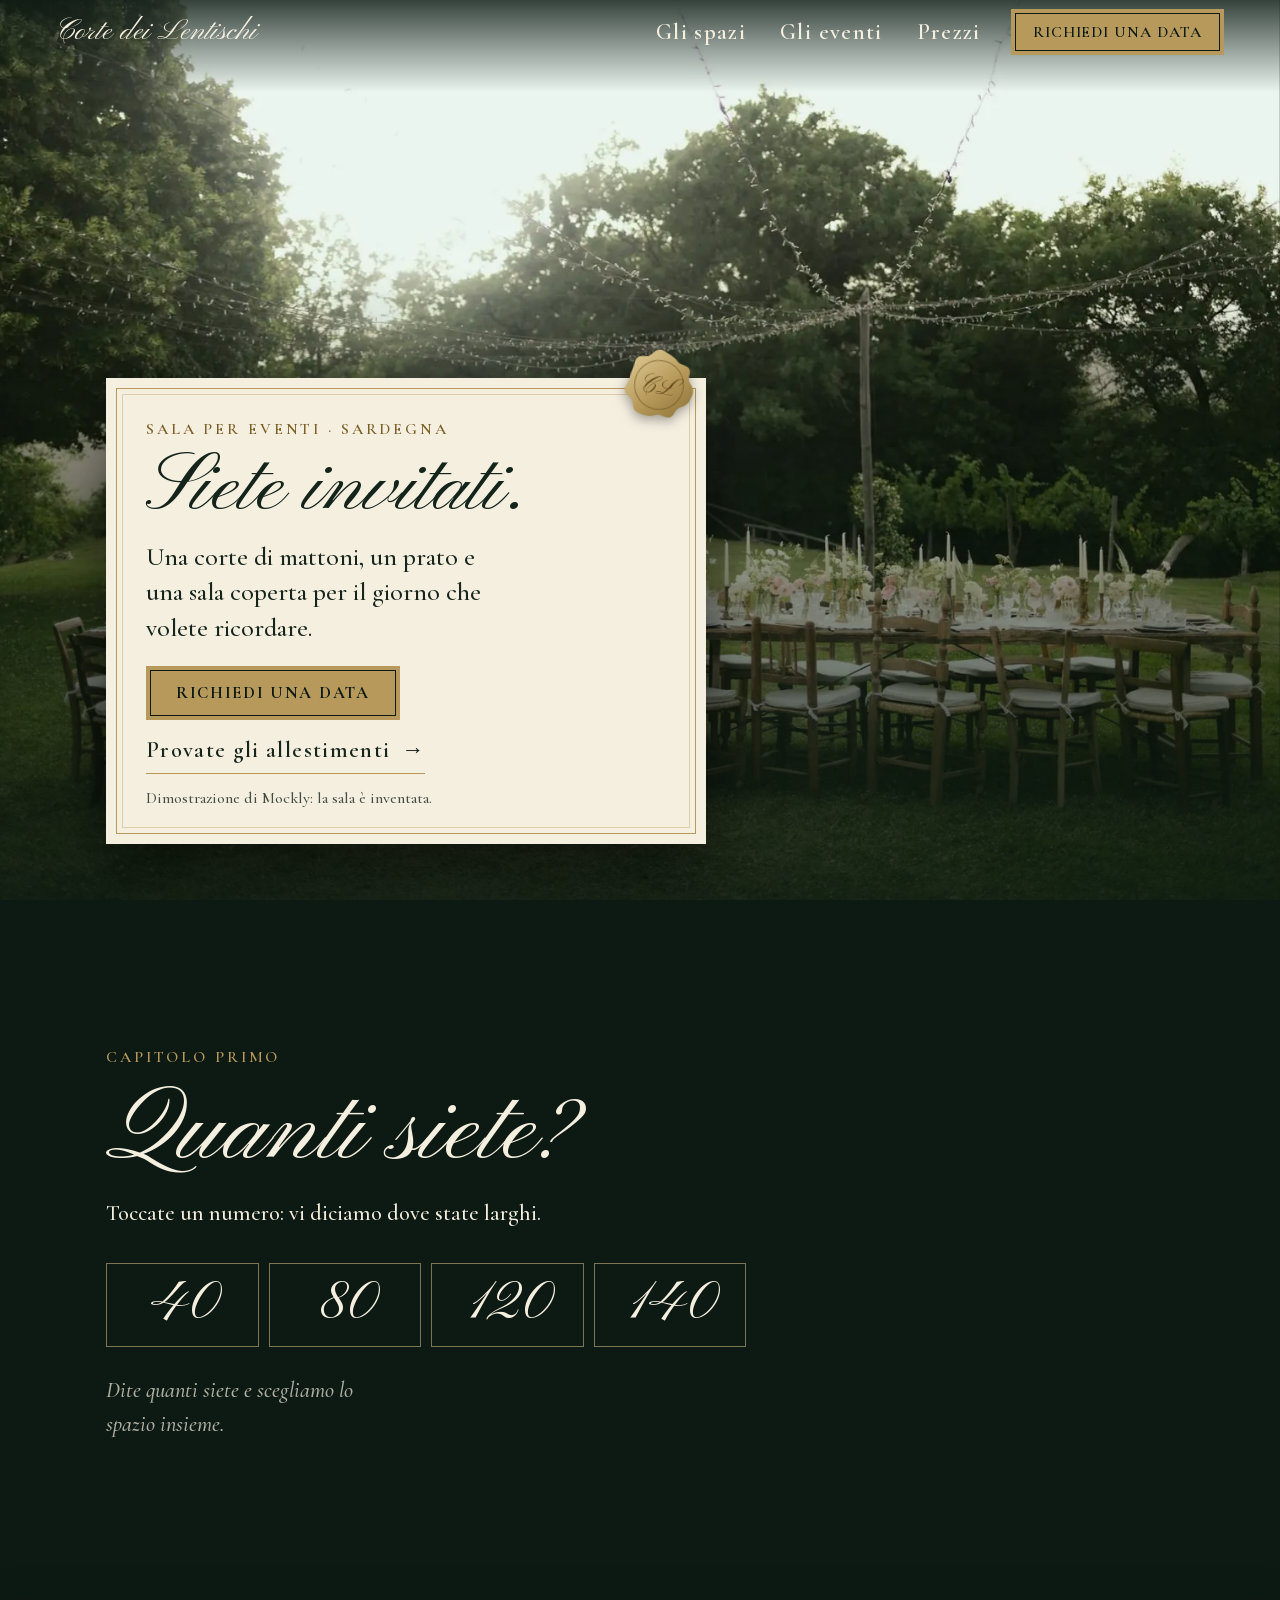
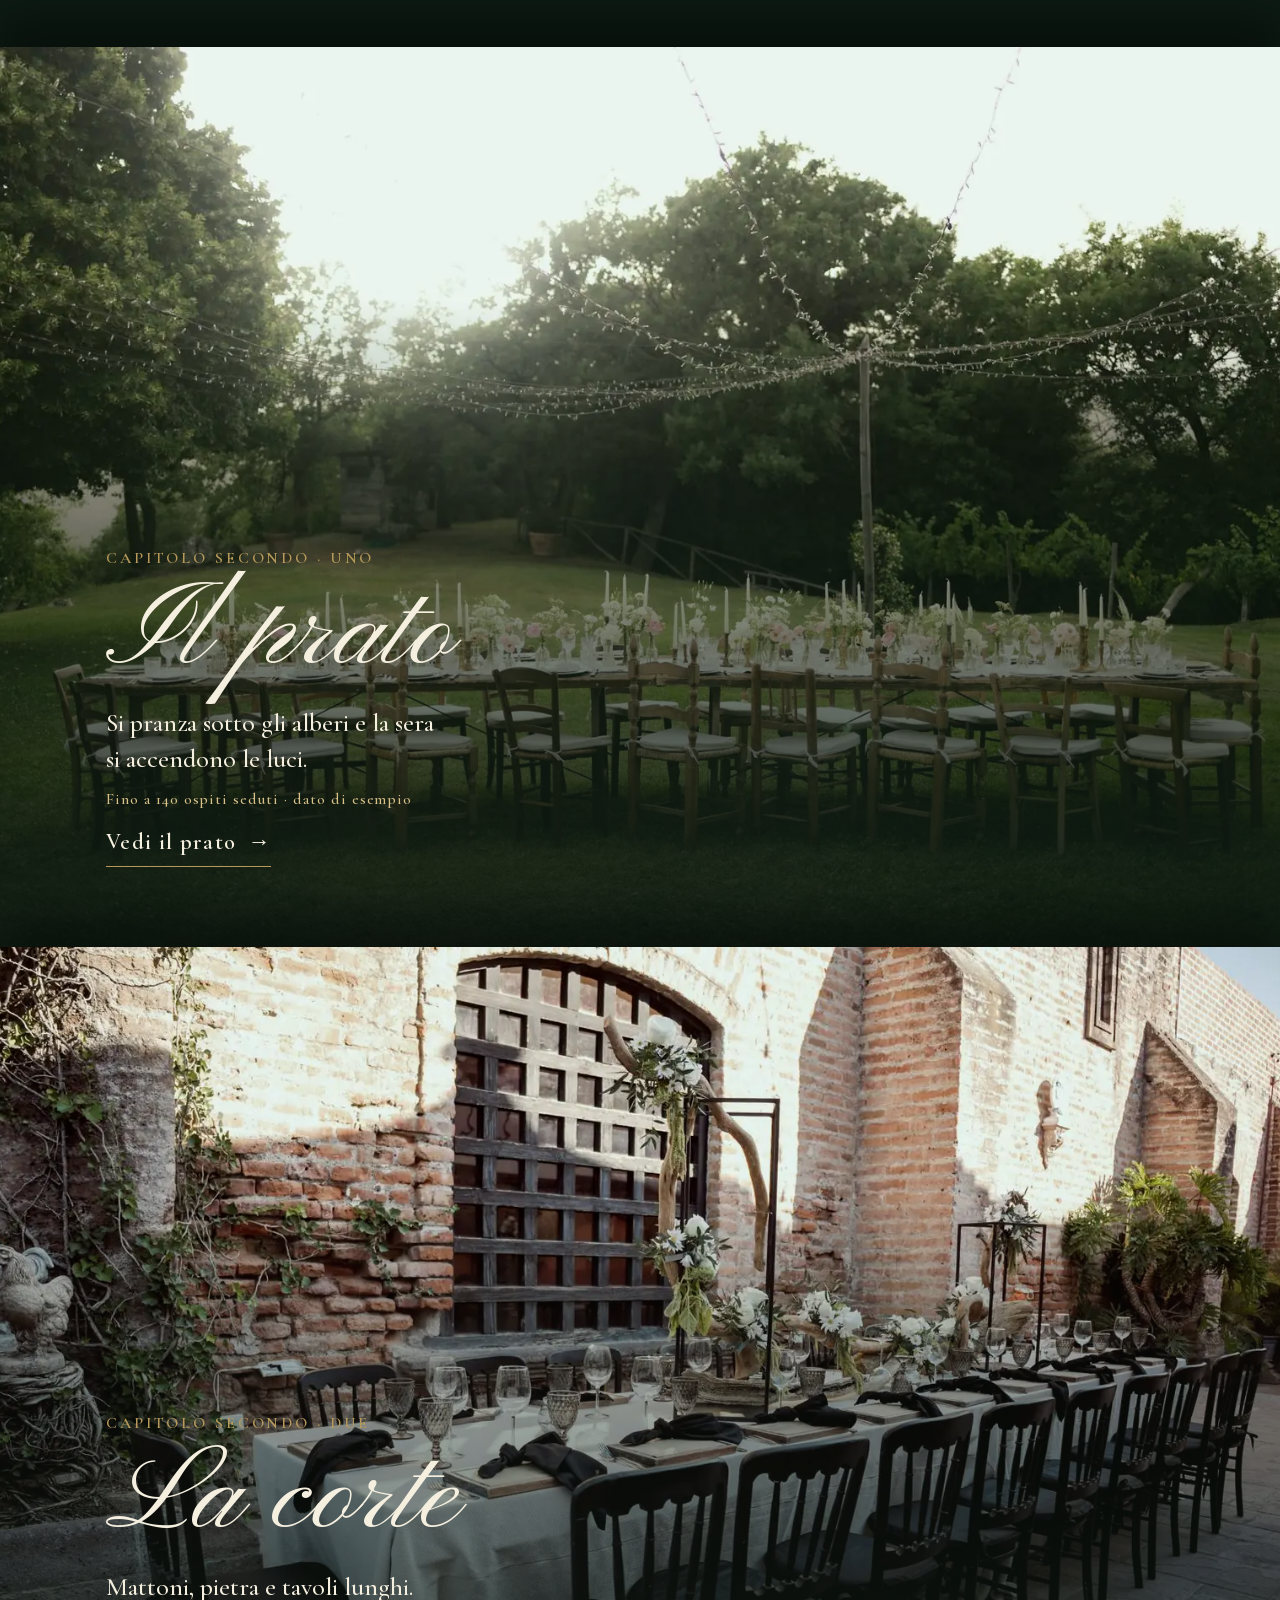
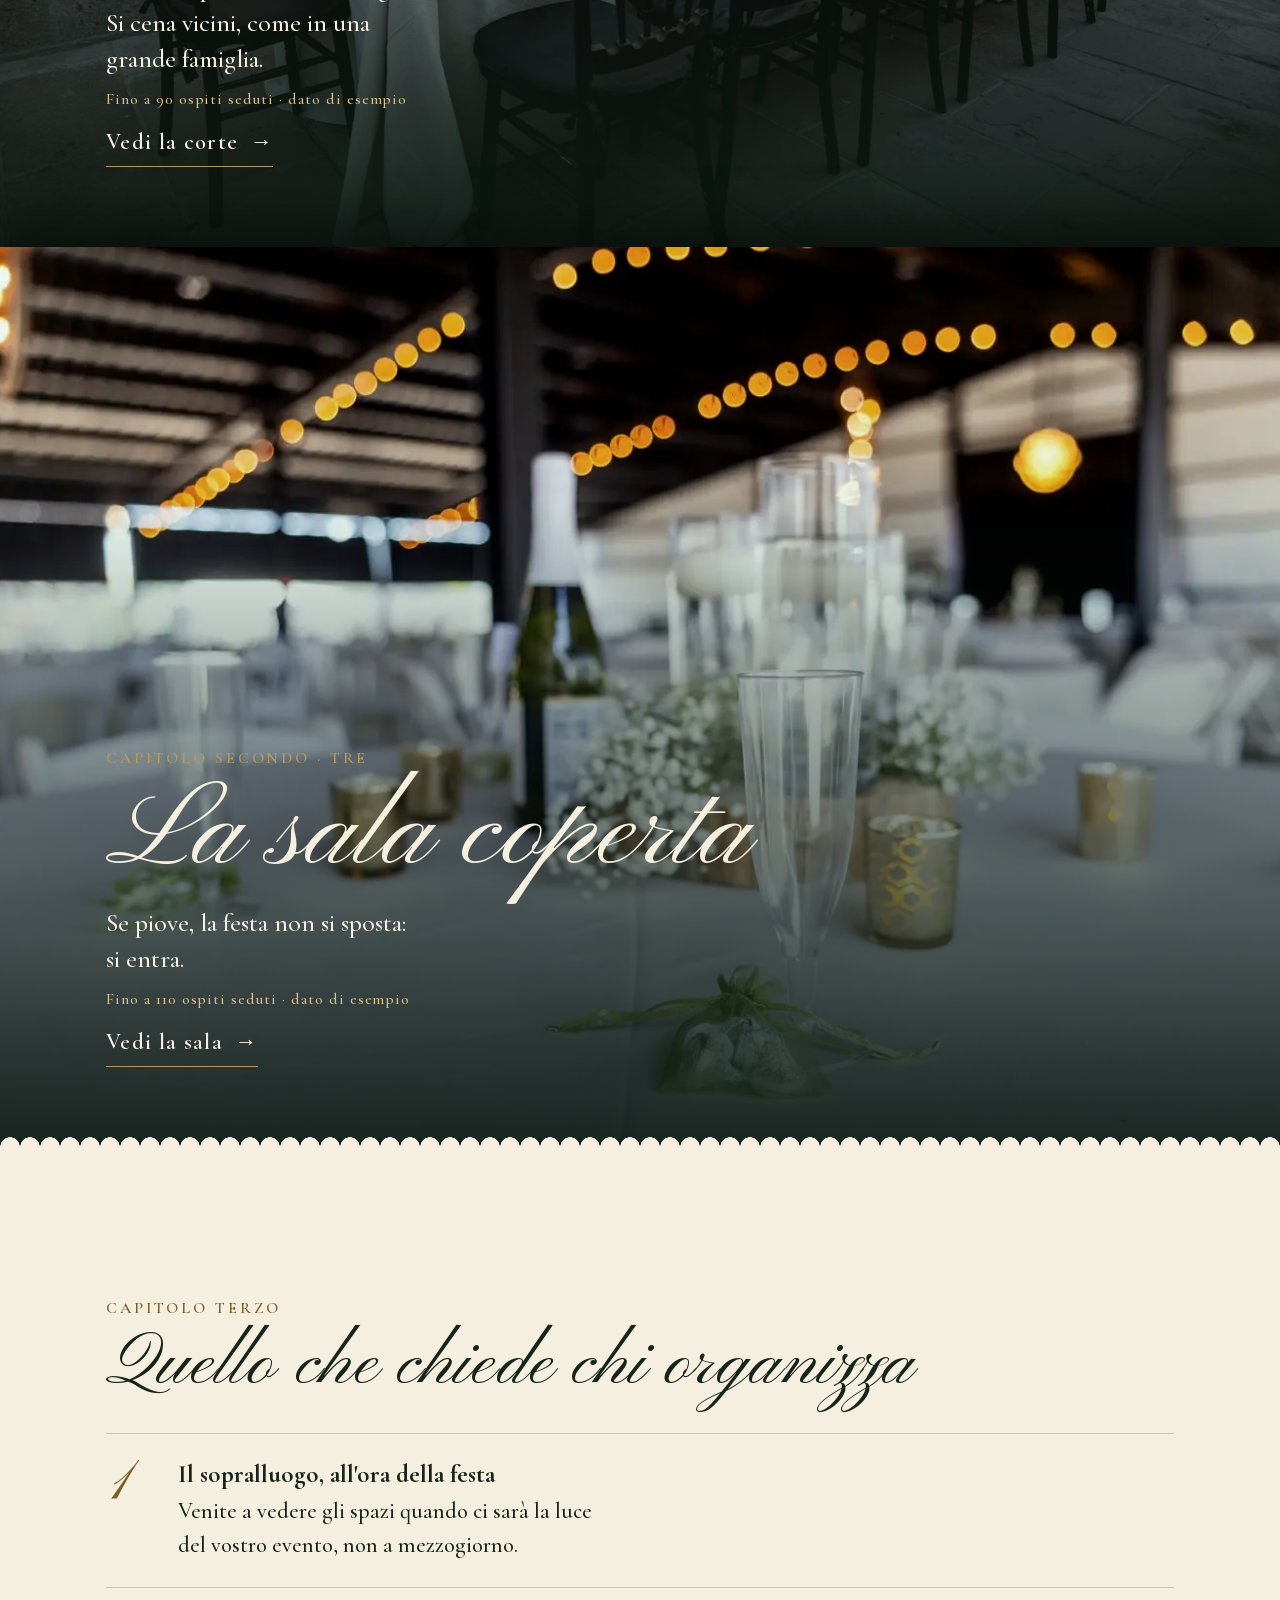
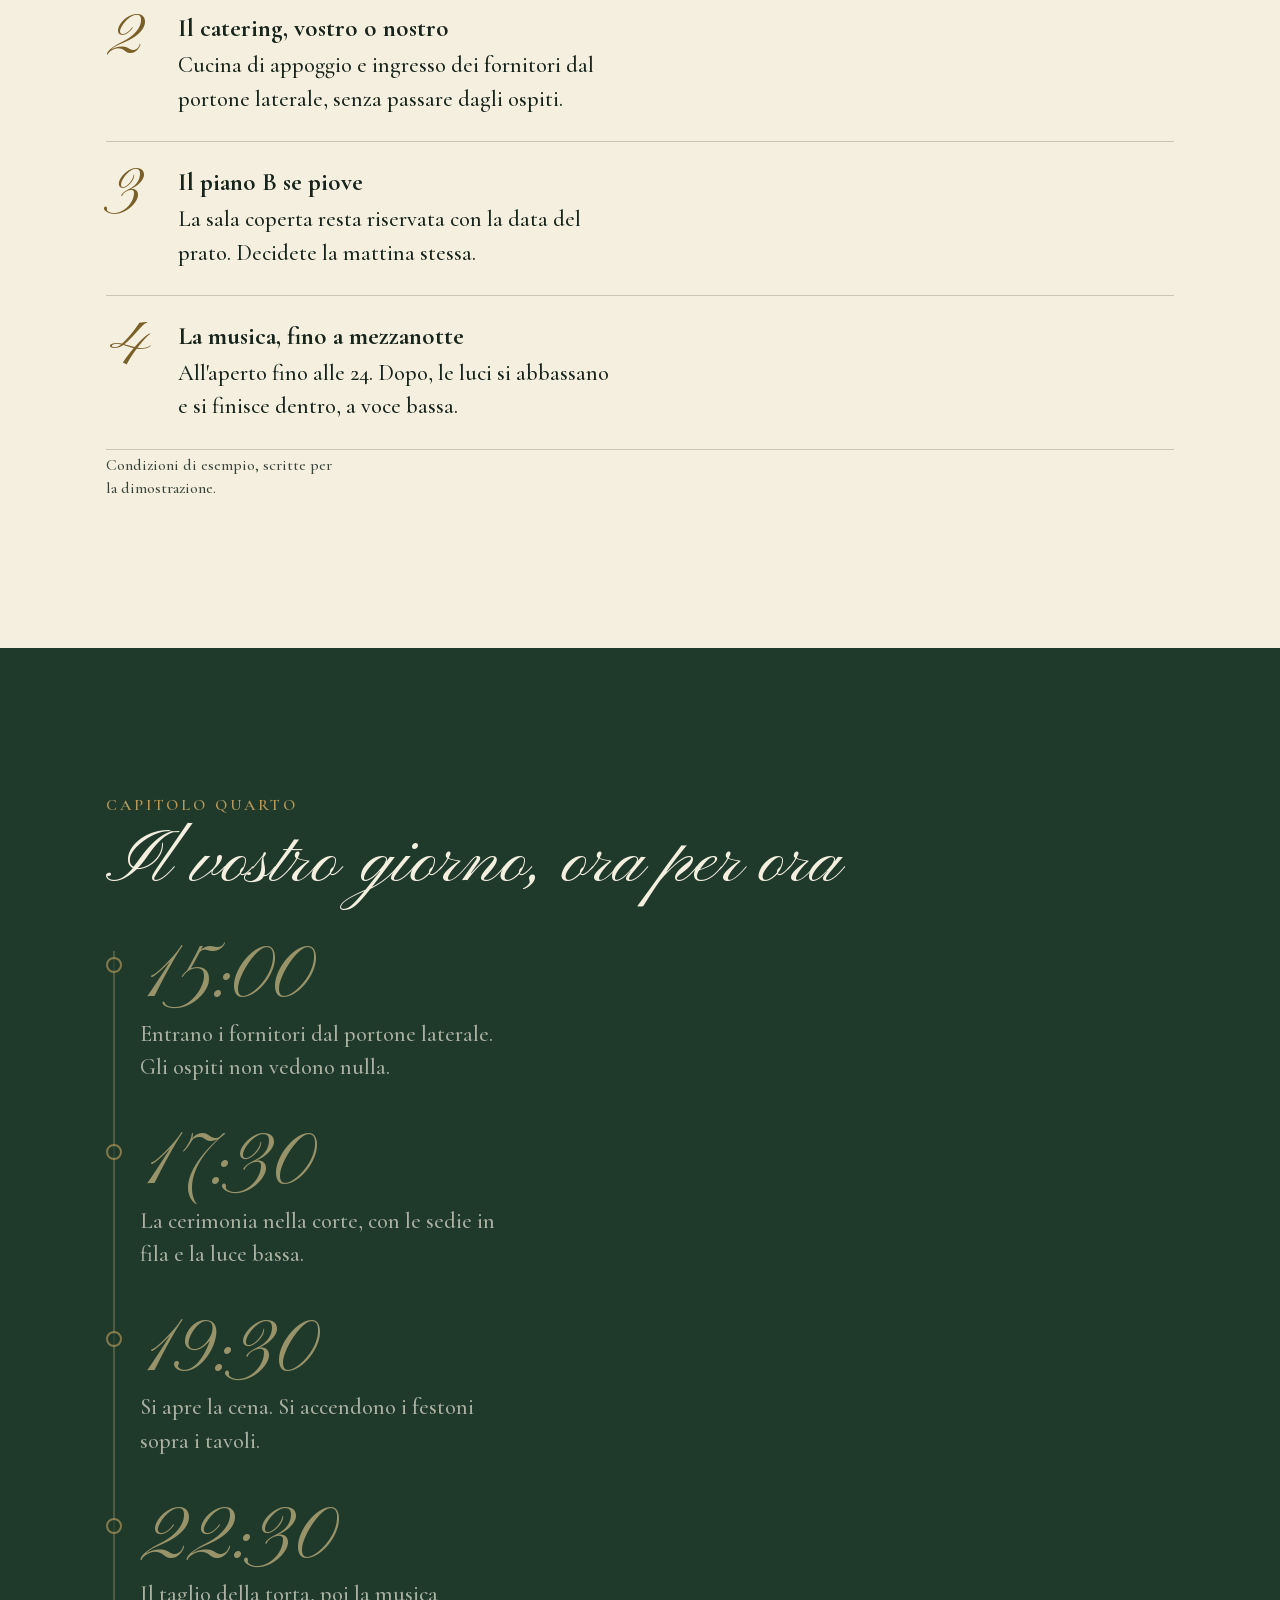
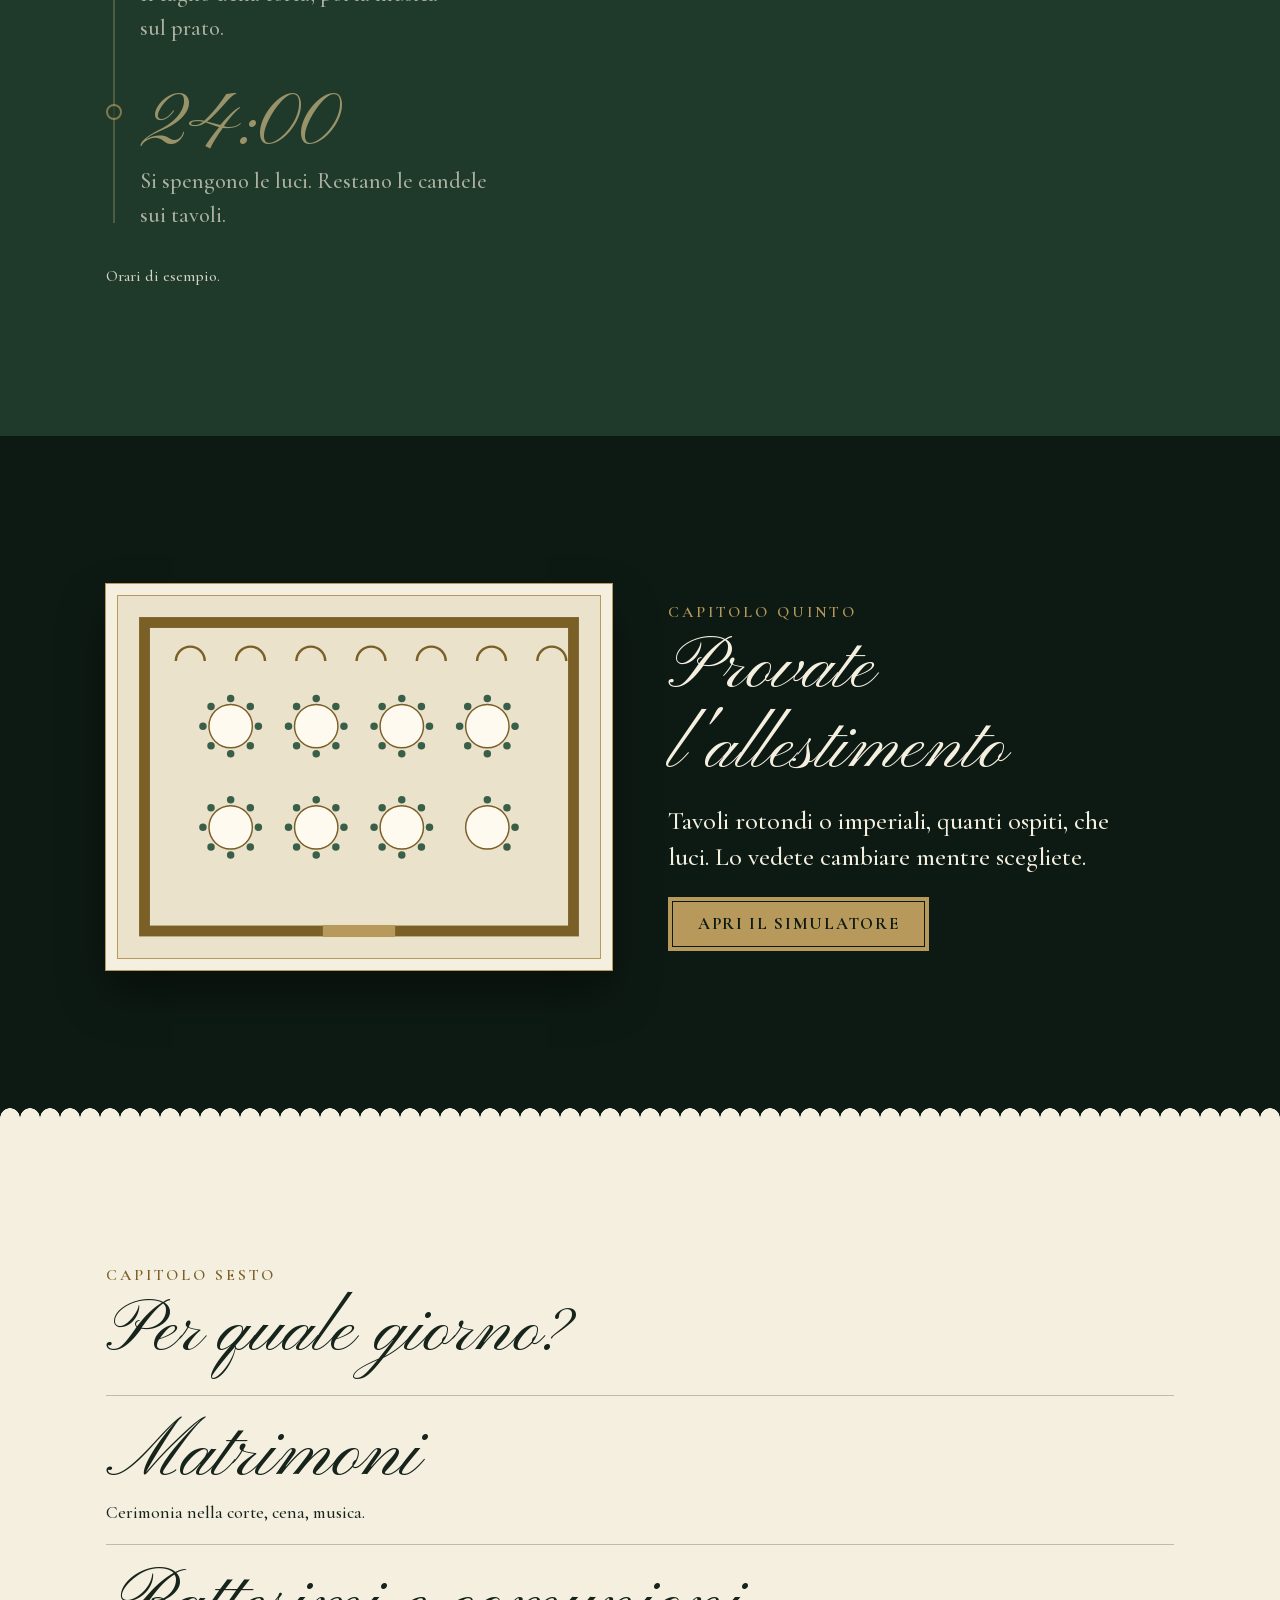
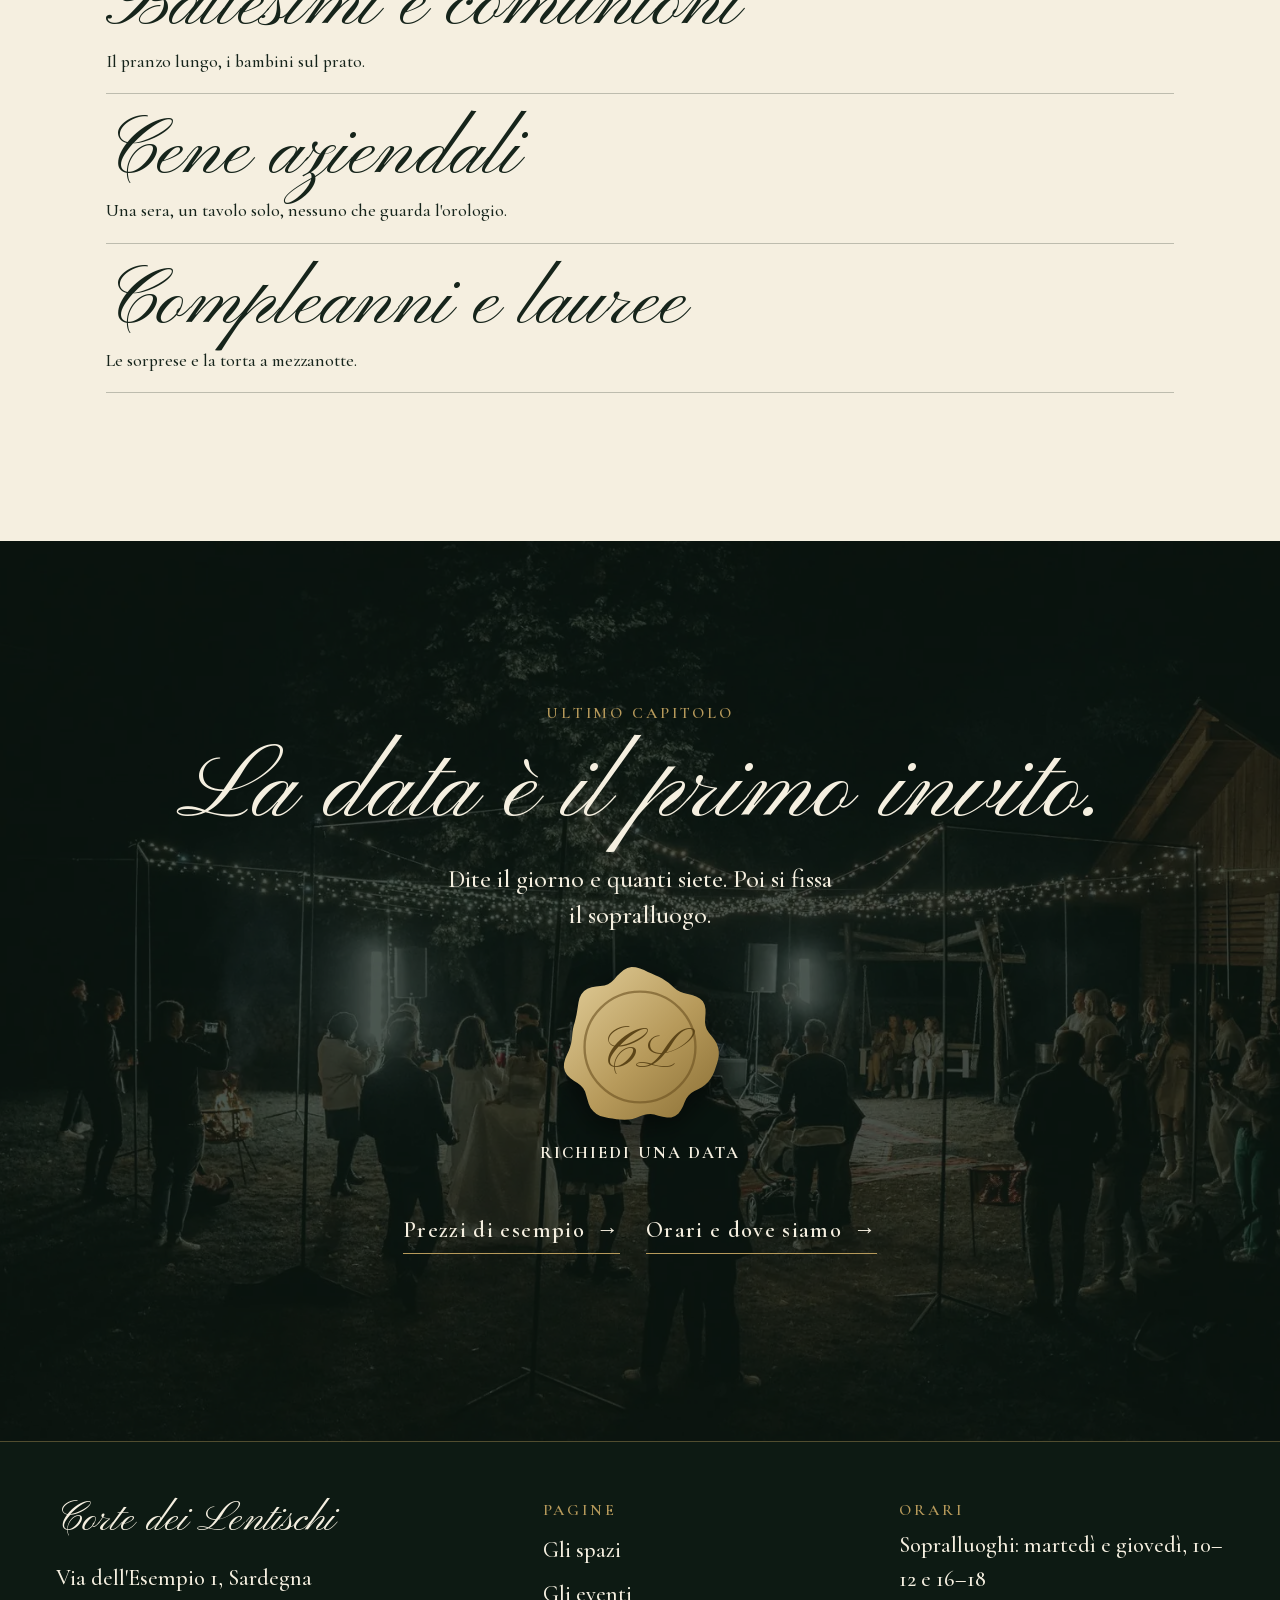
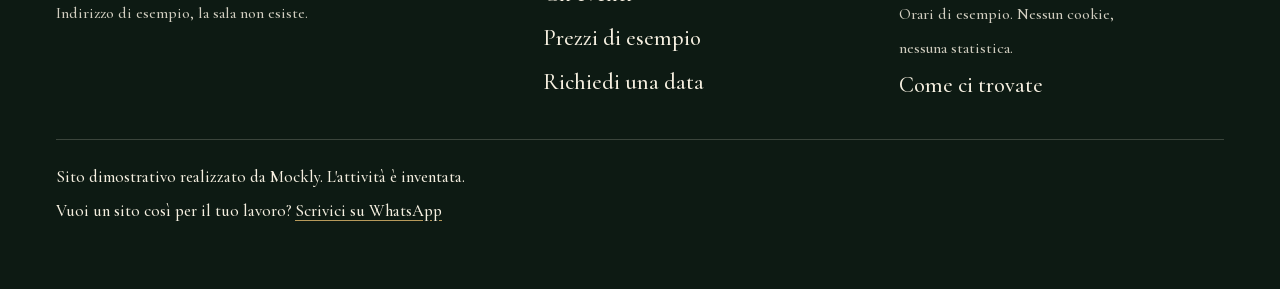
<file: index.html>
<!doctype html>
<html lang="it">
<head>
<meta charset="utf-8">
<meta name="viewport" content="width=device-width, initial-scale=1, viewport-fit=cover">
<title>Corte dei Lentischi · sala per eventi (sito dimostrativo)</title>
<meta name="description" content="Corte dei Lentischi: una corte, un prato e una sala coperta per matrimoni e feste. Sito dimostrativo di Mockly, l'attività è inventata.">
<meta name="theme-color" content="#0d1a13">
<meta property="og:type" content="website">
<meta property="og:locale" content="it_IT">
<meta property="og:title" content="Corte dei Lentischi · sala per eventi (sito dimostrativo)">
<meta property="og:description" content="Corte dei Lentischi: una corte, un prato e una sala coperta per matrimoni e feste. Sito dimostrativo di Mockly, l'attività è inventata.">
<meta property="og:image" content="https://mockly-website.github.io/corte-dei-lentischi/assets/img/anteprima-social.jpg">
<meta property="og:image:width" content="1200">
<meta property="og:image:height" content="630">
<meta property="og:image:alt" content="La corte della sala per eventi, con tavoli lunghi e luci">
<meta name="twitter:card" content="summary_large_image">
<link rel="icon" href="assets/img/favicon.svg" type="image/svg+xml">
<link rel="apple-touch-icon" href="assets/img/apple-touch-icon.png">
<link rel="manifest" href="site.webmanifest">
<link rel="preload" href="assets/fonts/pinyon-script.woff2" as="font" type="font/woff2" crossorigin>
<link rel="preload" href="assets/fonts/cormorant-garamond.woff2" as="font" type="font/woff2" crossorigin>
<link rel="stylesheet" href="assets/css/fonts.css?v=20261105a">
<link rel="stylesheet" href="assets/css/style.css?v=20261105a">
<script>(function(d){d.classList.add("js");try{if(sessionStorage.getItem("ci-apertura")&&location.search.indexOf("apertura")<0)d.classList.add("seen")}catch(e){}})(document.documentElement)</script>
</head>
<body class="home">
<svg width="0" height="0" style="position:absolute" aria-hidden="true" focusable="false"><defs><linearGradient id="gold" x1="0" y1="0" x2="1" y2="1"><stop offset="0" stop-color="#e3cf9b"/><stop offset=".55" stop-color="#b79a5b"/><stop offset="1" stop-color="#8a6f35"/></linearGradient></defs><symbol id="seal" viewBox="0 0 100 100"><path d="M96.4,50.0 L96.9,52.5 L96.9,54.9 L96.5,57.4 L95.9,59.7 L95.1,62.1 L94.3,64.4 L93.3,66.6 L92.1,68.8 L90.7,70.7 L88.8,72.4 L86.8,73.9 L84.6,75.1 L82.4,76.2 L80.5,77.4 L78.9,78.9 L77.6,80.7 L76.6,82.8 L75.6,85.2 L74.4,87.5 L72.9,89.6 L70.9,91.1 L68.6,91.9 L66.1,92.0 L63.5,91.5 L60.9,90.9 L58.5,90.2 L56.3,89.9 L54.2,90.0 L52.1,90.5 L50.0,91.2 L47.8,92.1 L45.5,92.8 L43.2,93.2 L40.8,93.3 L38.4,93.2 L36.0,93.0 L33.6,92.6 L31.2,92.2 L28.7,91.7 L26.3,91.0 L24.1,89.9 L22.2,88.3 L20.6,86.3 L19.5,83.9 L18.7,81.3 L18.0,78.8 L17.3,76.5 L16.2,74.6 L14.7,72.9 L12.8,71.5 L10.6,70.1 L8.4,68.5 L6.6,66.7 L5.3,64.5 L4.7,62.1 L4.8,59.6 L5.5,57.0 L6.5,54.6 L7.6,52.2 L8.4,50.0 L9.0,47.9 L9.4,45.7 L9.6,43.6 L9.8,41.5 L10.1,39.3 L10.6,37.2 L11.2,35.1 L11.7,33.0 L12.2,30.8 L12.6,28.4 L13.0,25.9 L13.4,23.4 L14.0,20.9 L15.1,18.6 L16.7,16.7 L18.7,15.3 L21.2,14.4 L23.8,14.0 L26.4,13.7 L28.9,13.4 L31.0,12.7 L32.8,11.5 L34.6,9.8 L36.3,7.8 L38.2,5.9 L40.3,4.1 L42.5,3.0 L45.0,2.4 L47.5,2.6 L50.0,3.2 L52.4,4.2 L54.7,5.3 L56.9,6.3 L59.1,7.3 L61.2,8.2 L63.2,9.3 L65.2,10.5 L67.0,11.8 L68.7,13.3 L70.3,14.8 L72.0,16.1 L73.9,17.1 L76.0,17.9 L78.4,18.5 L80.9,19.1 L83.4,19.9 L85.6,21.1 L87.4,22.8 L88.5,25.0 L89.0,27.5 L89.0,30.1 L88.8,32.7 L88.7,35.1 L89.0,37.3 L89.7,39.4 L90.9,41.3 L92.5,43.3 L94.1,45.4 L95.5,47.6Z" fill="url(#gold)"/><circle cx="50" cy="50" r="33" fill="none" stroke="#6b5120" stroke-width="1.4" opacity=".6"/><text x="50" y="62" text-anchor="middle" font-family="Pinyon Script, cursive" font-size="34" fill="#5c4518">CL</text></symbol></svg>
<div class="opening" aria-hidden="true">
  <div class="env">
    <div class="env__back"></div>
    <div class="env__card">Siete invitati</div>
    <div class="env__front"></div>
    <div class="env__flap"></div>
    <div class="env__seal"><svg viewBox="0 0 100 100"><use href="#seal"/></svg><svg viewBox="0 0 100 100"><use href="#seal"/></svg></div>
  </div>
  <button class="opening__skip" type="button" tabindex="-1">Salta</button>
</div>
<a class="skip" href="#contenuto">Vai al contenuto</a>
<header class="head" id="testata">
  <a class="brand" href="index.html" aria-label="Corte dei Lentischi, vai all'inizio">Corte dei Lentischi</a>
  <nav class="nav-inline" aria-label="Principale"><a href="spazi.html">Gli spazi</a><a href="eventi.html">Gli eventi</a><a href="eventi.html#prezzi">Prezzi</a><a class="btn" href="richiedi.html">Richiedi una data</a></nav>
  <button class="menu-btn" type="button" aria-expanded="false" aria-controls="menu"><span></span><b class="sr-only">Apri il menu</b></button>
</header>
<div class="veil" aria-hidden="true"></div>
<nav class="menu" id="menu" aria-label="Menu" role="dialog" aria-modal="true">
  <div class="menu__top"><span class="eyebrow">Menu</span><button class="menu__close" type="button"><b class="sr-only">Chiudi il menu</b></button></div>
  <ul class="menu__list"><li style="--i:0"><a href="index.html" aria-current="page">Inizio</a></li><li style="--i:1"><a href="spazi.html">Gli spazi</a></li><li style="--i:2"><a href="eventi.html">Gli eventi</a></li><li style="--i:3"><a href="richiedi.html">Richiedi una data</a></li></ul>
  <div class="menu__small"><a href="eventi.html#prezzi">Prezzi di esempio</a><a href="richiedi.html#dove">Orari e dove siamo</a></div>
  <a class="btn menu__cta" href="richiedi.html">Richiedi una data</a>
</nav>
<main id="contenuto">
<section class="hero" data-hero>
  <div class="hero__img"><picture><source media="(max-width: 699px)" srcset="assets/img/hero-m-480.webp 480w, assets/img/hero-m-800.webp 800w, assets/img/hero-m-1200.webp 1200w" sizes="100vw"><img src="assets/img/prato-1200.webp" srcset="assets/img/prato-480.webp 480w, assets/img/prato-800.webp 800w, assets/img/prato-1200.webp 1200w, assets/img/prato-1600.webp 1600w" sizes="100vw" width="1600" height="1067" alt="Un lungo tavolo apparecchiato sul prato, tra gli alberi, con fili di luci sopra" fetchpriority="high" decoding="async"></picture></div>
  <div class="hero__card">
    <svg class="hero__seal" viewBox="0 0 100 100" aria-hidden="true"><use href="#seal"/></svg>
    <p class="eyebrow">Sala per eventi · Sardegna</p>
    <h1>Siete invitati.</h1>
    <p class="lede">Una corte di mattoni, un prato e una sala coperta per il giorno che volete ricordare.</p>
    <div class="hero__actions">
      <a class="btn" href="richiedi.html">Richiedi una data</a>
      <a class="link" href="spazi.html#simulatore">Provate gli allestimenti</a>
    </div>
    <p class="hero__demo">Dimostrazione di Mockly: la sala è inventata.</p>
  </div>
</section>

<section class="sec quiz" aria-labelledby="quiz-t">
  <div class="wrap">
    <p class="eyebrow rv">Capitolo primo</p>
    <h2 id="quiz-t" class="script h-big rv" style="--d:.08s">Quanti siete?</h2>
    <p class="rv" style="--d:.16s">Toccate un numero: vi diciamo dove state larghi.</p>
    <div class="quiz__nums rv" style="--d:.24s" role="group" aria-label="Numero di ospiti">
      <button type="button" data-n="40" aria-pressed="false">40</button>
      <button type="button" data-n="80" aria-pressed="false">80</button>
      <button type="button" data-n="120" aria-pressed="false">120</button>
      <button type="button" data-n="140" aria-pressed="false">140</button>
    </div>
    <div class="quiz__out is-empty" aria-live="polite"><p>Dite quanti siete e scegliamo lo spazio insieme.</p></div>
  </div>
</section>

<div class="spaces">
  <h2 class="sr-only">Gli spazi</h2>
  <article class="space space--prato">
    <img src="assets/img/prato-1200.webp" srcset="assets/img/prato-480.webp 480w, assets/img/prato-800.webp 800w, assets/img/prato-1200.webp 1200w, assets/img/prato-1600.webp 1600w" sizes="100vw" width="1600" height="1067" alt="Un lungo tavolo apparecchiato sul prato, tra gli alberi, con fili di luci sopra" loading="lazy" decoding="async">
    <div class="space__txt">
      <p class="eyebrow">Capitolo secondo · uno</p>
      <h3 class="script">Il prato</h3>
      <p class="lede">Si pranza sotto gli alberi e la sera si accendono le luci.</p>
      <p class="space__meta">Fino a 140 ospiti seduti · dato di esempio</p>
      <a class="link" href="spazi.html#prato">Vedi il prato</a>
    </div>
  </article>
  <article class="space space--corte">
    <img src="assets/img/corte-1200.webp" srcset="assets/img/corte-480.webp 480w, assets/img/corte-800.webp 800w, assets/img/corte-1200.webp 1200w, assets/img/corte-1600.webp 1600w" sizes="100vw" width="1600" height="1067" alt="La corte di mattoni con un lungo tavolo imperiale apparecchiato e sedie nere" loading="lazy" decoding="async">
    <div class="space__txt">
      <p class="eyebrow">Capitolo secondo · due</p>
      <h3 class="script">La corte</h3>
      <p class="lede">Mattoni, pietra e tavoli lunghi. Si cena vicini, come in una grande famiglia.</p>
      <p class="space__meta">Fino a 90 ospiti seduti · dato di esempio</p>
      <a class="link" href="spazi.html#corte">Vedi la corte</a>
    </div>
  </article>
  <article class="space space--sala">
    <img src="assets/img/sala-1200.webp" srcset="assets/img/sala-480.webp 480w, assets/img/sala-800.webp 800w, assets/img/sala-1200.webp 1200w, assets/img/sala-1600.webp 1600w" sizes="100vw" width="1600" height="924" alt="Tavolo rotondo con bicchieri e candele, e una fila di lampadine in alto nella sala coperta" loading="lazy" decoding="async">
    <div class="space__txt">
      <p class="eyebrow">Capitolo secondo · tre</p>
      <h3 class="script">La sala coperta</h3>
      <p class="lede">Se piove, la festa non si sposta: si entra.</p>
      <p class="space__meta">Fino a 110 ospiti seduti · dato di esempio</p>
      <a class="link" href="spazi.html#sala">Vedi la sala</a>
    </div>
  </article>
</div>

<section class="sec paper facts" aria-labelledby="facts-t">
  <div class="wrap">
    <p class="eyebrow rv">Capitolo terzo</p>
    <h2 id="facts-t" class="script h-mid rv" style="--d:.08s">Quello che chiede chi organizza</h2>
    <ol>
      <li class="rv"><span class="n" aria-hidden="true">1</span><div><h3>Il sopralluogo, all'ora della festa</h3><p>Venite a vedere gli spazi quando ci sarà la luce del vostro evento, non a mezzogiorno.</p></div></li>
      <li class="rv"><span class="n" aria-hidden="true">2</span><div><h3>Il catering, vostro o nostro</h3><p>Cucina di appoggio e ingresso dei fornitori dal portone laterale, senza passare dagli ospiti.</p></div></li>
      <li class="rv"><span class="n" aria-hidden="true">3</span><div><h3>Il piano B se piove</h3><p>La sala coperta resta riservata con la data del prato. Decidete la mattina stessa.</p></div></li>
      <li class="rv"><span class="n" aria-hidden="true">4</span><div><h3>La musica, fino a mezzanotte</h3><p>All'aperto fino alle 24. Dopo, le luci si abbassano e si finisce dentro, a voce bassa.</p></div></li>
    </ol>
    <p class="note facts__note">Condizioni di esempio, scritte per la dimostrazione.</p>
  </div>
</section>

<section class="sec day" aria-labelledby="day-t">
  <div class="day__sky" aria-hidden="true"></div>
  <div class="wrap">
    <p class="eyebrow rv">Capitolo quarto</p>
    <h2 id="day-t" class="script h-mid">Il vostro giorno, ora per ora</h2>
    <div class="day__list">
      <div class="day__line" aria-hidden="true"><i></i></div>
      <ol>
        <li><p class="day__t">15:00</p><p>Entrano i fornitori dal portone laterale. Gli ospiti non vedono nulla.</p></li>
        <li><p class="day__t">17:30</p><p>La cerimonia nella corte, con le sedie in fila e la luce bassa.</p></li>
        <li><p class="day__t">19:30</p><p>Si apre la cena. Si accendono i festoni sopra i tavoli.</p></li>
        <li><p class="day__t">22:30</p><p>Il taglio della torta, poi la musica sul prato.</p></li>
        <li><p class="day__t">24:00</p><p>Si spengono le luci. Restano le candele sui tavoli.</p></li>
      </ol>
    </div>
    <p class="note" style="margin-top:34px">Orari di esempio.</p>
  </div>
</section>

<section class="sec sec--deep tease" aria-labelledby="tease-t">
  <div class="wrap tease__grid">
    <div class="planbox rv"><svg id="plan-demo" class="plan" viewBox="0 0 400 300" role="img" aria-label="Esempio di piantina della sala"></svg></div>
    <div>
      <p class="eyebrow rv">Capitolo quinto</p>
      <h2 id="tease-t" class="script h-mid rv" style="--d:.08s">Provate l'allestimento</h2>
      <p class="lede rv" style="--d:.16s">Tavoli rotondi o imperiali, quanti ospiti, che luci. Lo vedete cambiare mentre scegliete.</p>
      <a class="btn rv" style="--d:.24s" href="spazi.html#simulatore">Apri il simulatore</a>
    </div>
  </div>
</section>

<section class="sec paper evlist" aria-labelledby="ev-t">
  <div class="wrap">
    <p class="eyebrow rv">Capitolo sesto</p>
    <h2 id="ev-t" class="script h-mid rv" style="--d:.08s">Per quale giorno?</h2>
    <ul>
      <li class="rv"><a href="eventi.html#matrimoni"><span class="w">Matrimoni</span><span class="d">Cerimonia nella corte, cena, musica.</span></a></li>
      <li class="rv"><a href="eventi.html#battesimi"><span class="w">Battesimi e comunioni</span><span class="d">Il pranzo lungo, i bambini sul prato.</span></a></li>
      <li class="rv"><a href="eventi.html#aziende"><span class="w">Cene aziendali</span><span class="d">Una sera, un tavolo solo, nessuno che guarda l'orologio.</span></a></li>
      <li class="rv"><a href="eventi.html#compleanni"><span class="w">Compleanni e lauree</span><span class="d">Le sorprese e la torta a mezzanotte.</span></a></li>
    </ul>
  </div>
</section>

<section class="end" aria-labelledby="end-t">
  <div class="end__img"><img src="assets/img/notte-1200.webp" srcset="assets/img/notte-480.webp 480w, assets/img/notte-800.webp 800w, assets/img/notte-1200.webp 1200w, assets/img/notte-1600.webp 1600w" sizes="100vw" width="1600" height="1068" alt="Una festa all'aperto di sera, con un grande filo di luci sopra gli ospiti, visti da lontano" loading="lazy" decoding="async"></div>
  <div>
    <p class="eyebrow rv">Ultimo capitolo</p>
    <h2 id="end-t" class="script h-big rv" style="--d:.08s">La data è il primo invito.</h2>
    <p class="lede rv" style="--d:.16s">Dite il giorno e quanti siete. Poi si fissa il sopralluogo.</p>
    <a class="seal rv" style="--d:.24s" data-seal href="richiedi.html"><svg viewBox="0 0 100 100" aria-hidden="true"><use href="#seal"/></svg><span>Richiedi una data</span></a>
    <div class="end__links">
      <a class="link" href="eventi.html#prezzi">Prezzi di esempio</a>
      <a class="link" href="richiedi.html#dove">Orari e dove siamo</a>
    </div>
  </div>
</section>
</main>
<footer class="foot">
  <div class="foot__in">
    <div class="stack">
      <p class="script">Corte dei Lentischi</p>
      <p>Via dell'Esempio 1, Sardegna<br><span class="note">Indirizzo di esempio, la sala non esiste.</span></p>
    </div>
    <div class="foot__links">
      <h2>Pagine</h2>
      <a href="spazi.html">Gli spazi</a><br><a href="eventi.html">Gli eventi</a><br><a href="eventi.html#prezzi">Prezzi di esempio</a><br><a href="richiedi.html">Richiedi una data</a>
    </div>
    <div class="foot__links">
      <h2>Orari</h2>
      <p>Sopralluoghi: martedì e giovedì, 10–12 e 16–18<br><span class="note">Orari di esempio. Nessun cookie, nessuna statistica.</span></p>
      <a href="richiedi.html#dove">Come ci trovate</a>
    </div>
    <p class="foot__demo" style="grid-column:1/-1">Sito dimostrativo realizzato da Mockly. L'attività è inventata.<br>Vuoi un sito così per il tuo lavoro? <a href="https://wa.me/393517578080?text=Ciao%20Mockly%21%20Ho%20visto%20la%20demo%20%C2%ABCorte%20dei%20Lentischi%C2%BB%20e%20vorrei%20un%20sito%20cos%C3%AC%20per%20il%20mio%20lavoro." target="_blank" rel="noopener">Scrivici su WhatsApp</a></p>
  </div>
</footer>
<div class="dock"><a class="btn" href="richiedi.html">Richiedi una data</a></div>
<script src="assets/js/main.js?v=20261105a" defer></script>
</body>
</html>
</file>
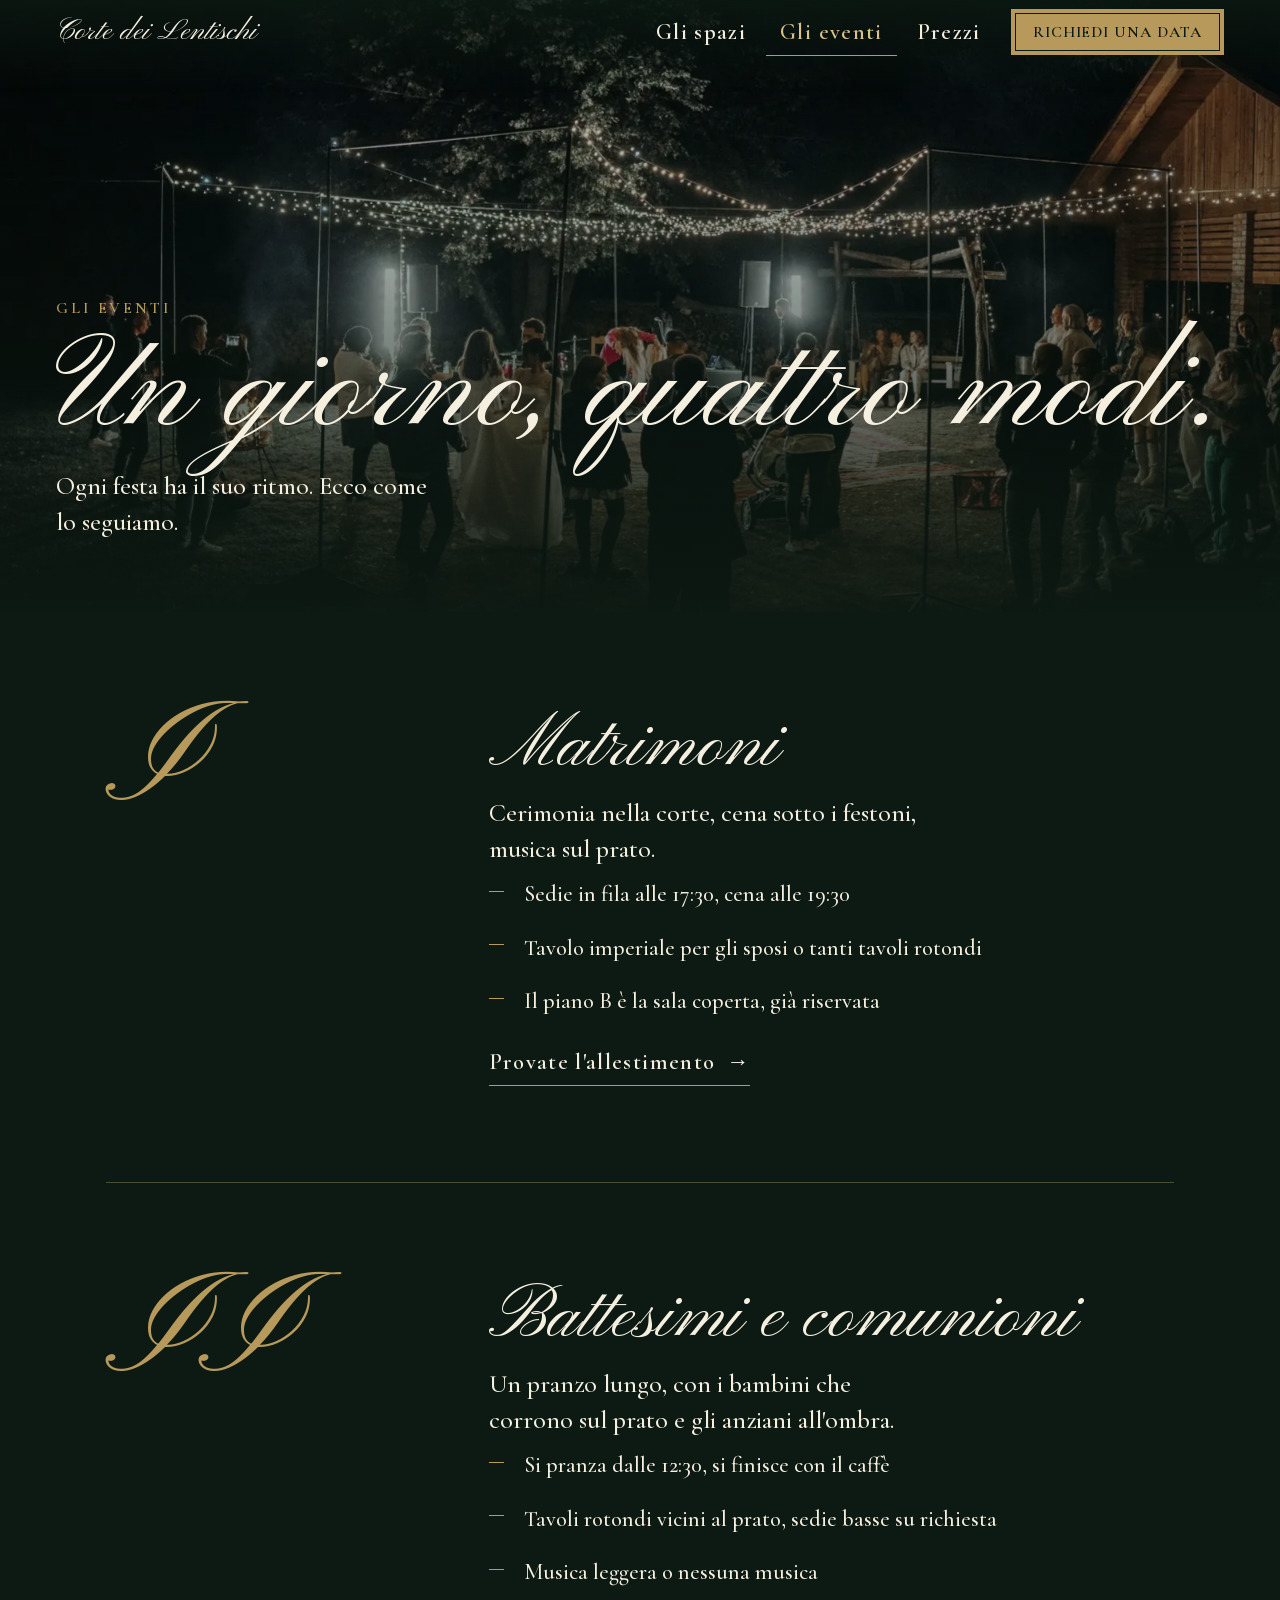
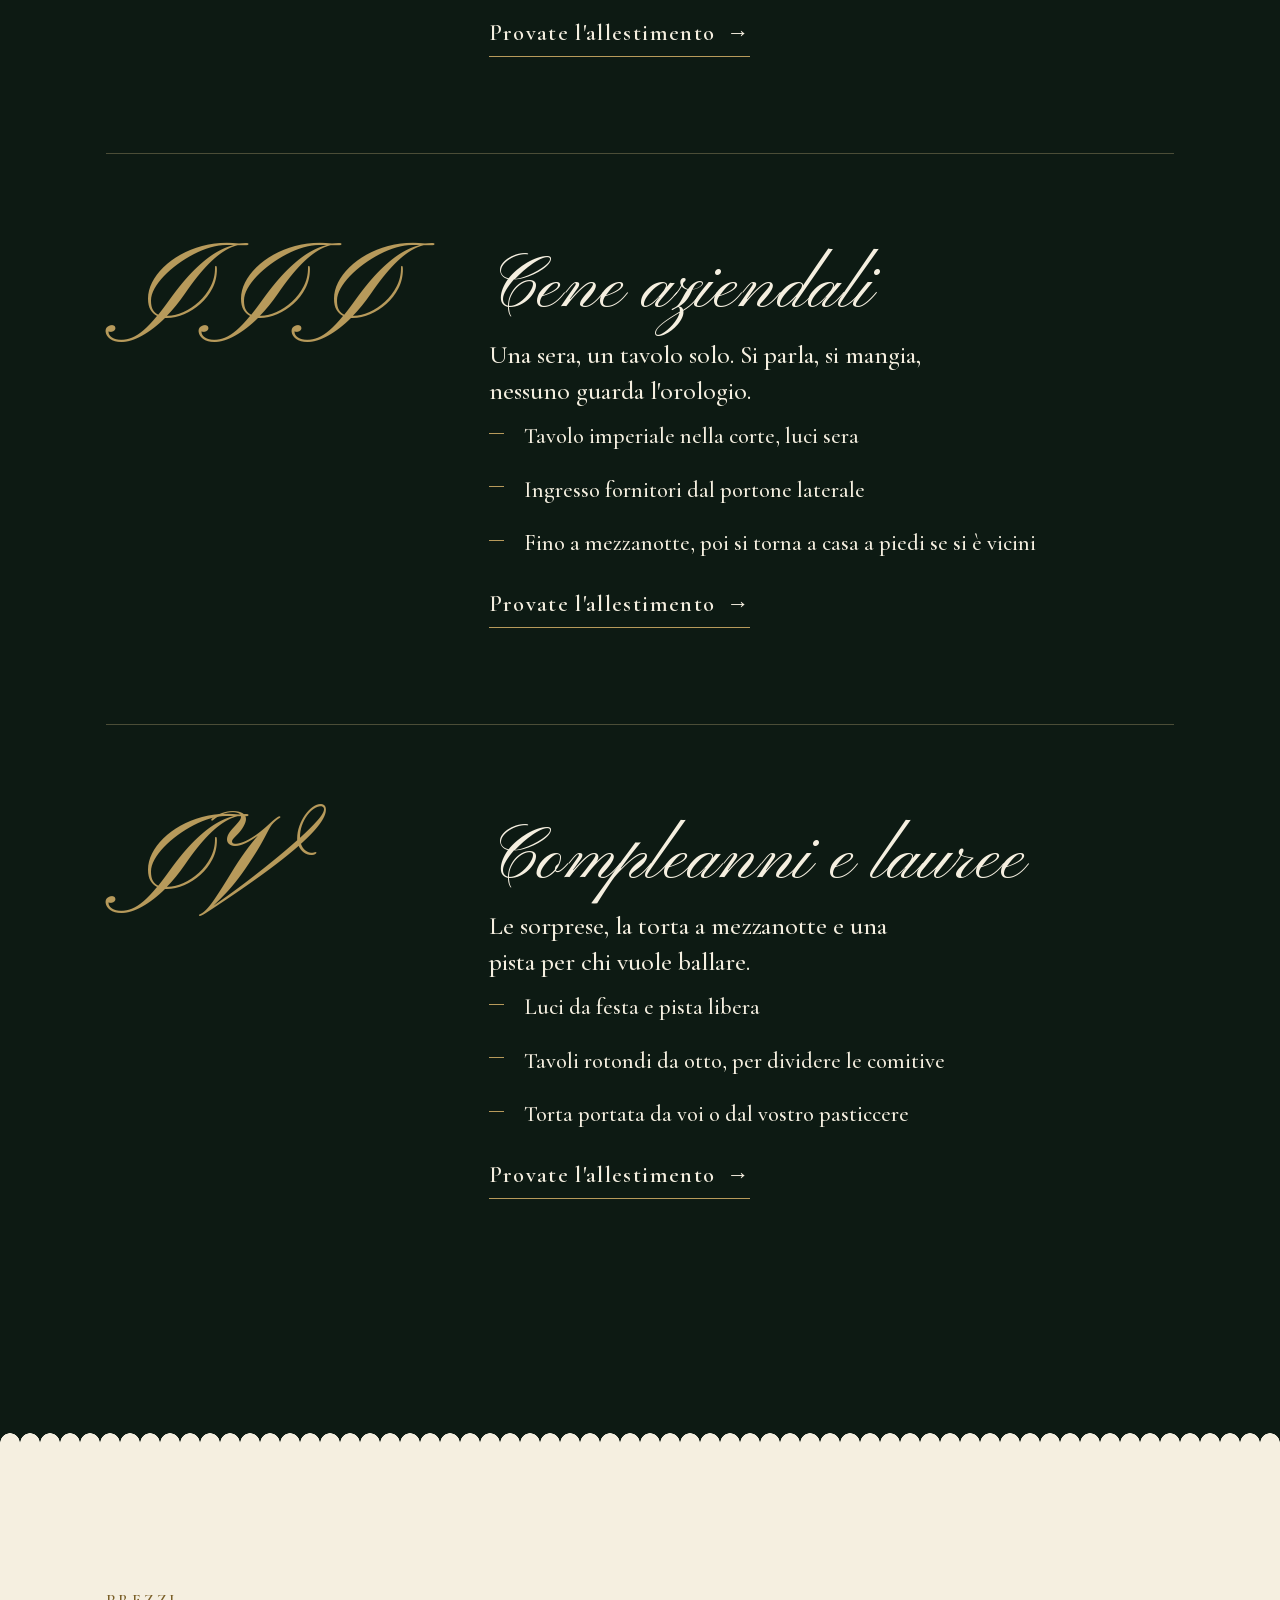
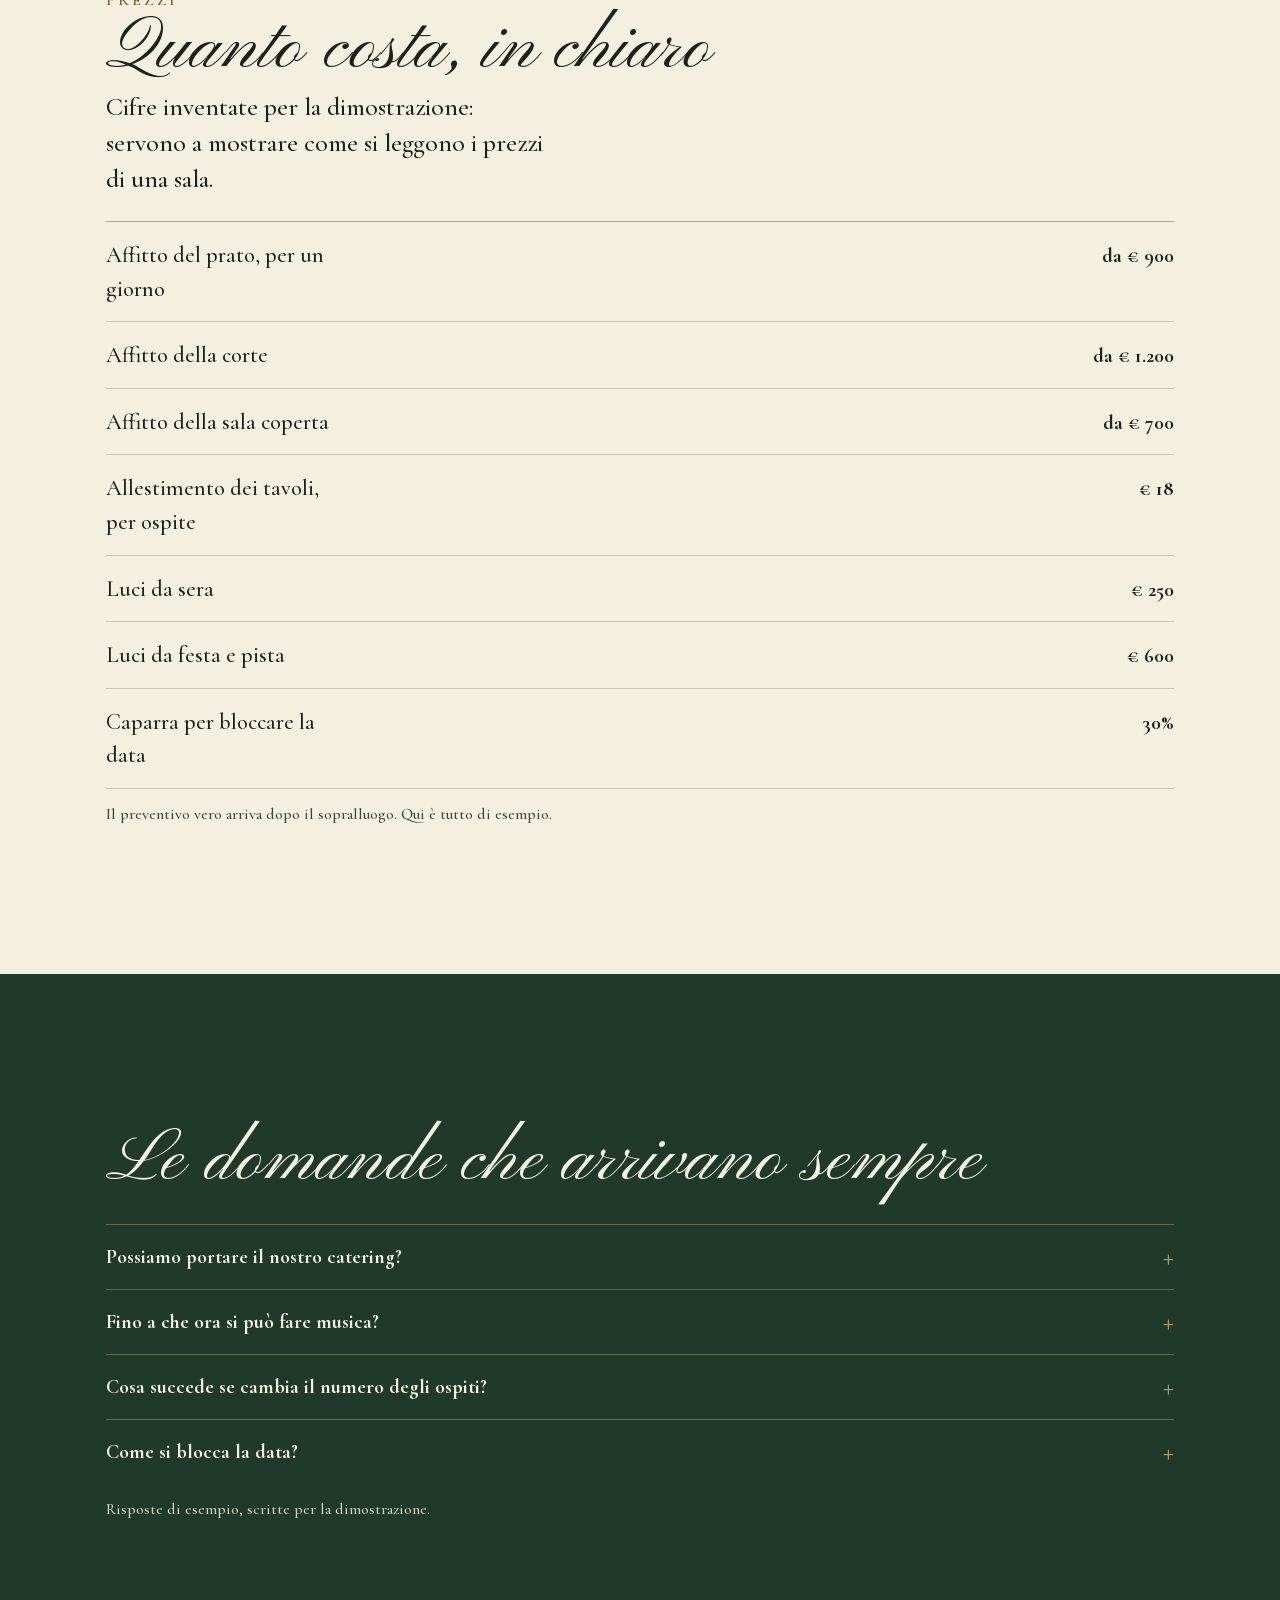
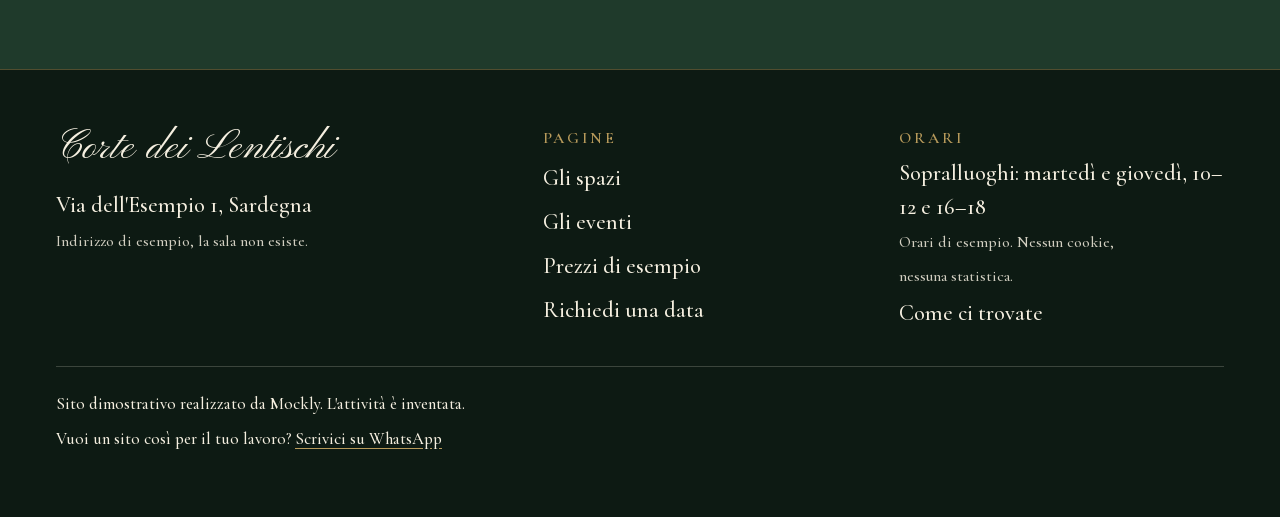
<file: eventi.html>
<!doctype html>
<html lang="it">
<head>
<meta charset="utf-8">
<meta name="viewport" content="width=device-width, initial-scale=1, viewport-fit=cover">
<title>Gli eventi · Corte dei Lentischi (sito dimostrativo)</title>
<meta name="description" content="Matrimoni, battesimi, cene aziendali e compleanni alla Corte dei Lentischi: prezzi di esempio e risposte chiare. Sito dimostrativo di Mockly.">
<meta name="theme-color" content="#0d1a13">
<meta property="og:type" content="website">
<meta property="og:locale" content="it_IT">
<meta property="og:title" content="Gli eventi · Corte dei Lentischi (sito dimostrativo)">
<meta property="og:description" content="Matrimoni, battesimi, cene aziendali e compleanni alla Corte dei Lentischi: prezzi di esempio e risposte chiare. Sito dimostrativo di Mockly.">
<meta property="og:image" content="https://mockly-website.github.io/corte-dei-lentischi/assets/img/anteprima-social.jpg">
<meta property="og:image:width" content="1200">
<meta property="og:image:height" content="630">
<meta property="og:image:alt" content="La corte della sala per eventi, con tavoli lunghi e luci">
<meta name="twitter:card" content="summary_large_image">
<link rel="icon" href="assets/img/favicon.svg" type="image/svg+xml">
<link rel="apple-touch-icon" href="assets/img/apple-touch-icon.png">
<link rel="manifest" href="site.webmanifest">
<link rel="preload" href="assets/fonts/pinyon-script.woff2" as="font" type="font/woff2" crossorigin>
<link rel="preload" href="assets/fonts/cormorant-garamond.woff2" as="font" type="font/woff2" crossorigin>
<link rel="stylesheet" href="assets/css/fonts.css?v=20261105a">
<link rel="stylesheet" href="assets/css/style.css?v=20261105a">
<script>(function(d){d.classList.add("js");try{if(sessionStorage.getItem("ci-apertura")&&location.search.indexOf("apertura")<0)d.classList.add("seen")}catch(e){}})(document.documentElement)</script>
</head>
<body class="">
<svg width="0" height="0" style="position:absolute" aria-hidden="true" focusable="false"><defs><linearGradient id="gold" x1="0" y1="0" x2="1" y2="1"><stop offset="0" stop-color="#e3cf9b"/><stop offset=".55" stop-color="#b79a5b"/><stop offset="1" stop-color="#8a6f35"/></linearGradient></defs><symbol id="seal" viewBox="0 0 100 100"><path d="M96.4,50.0 L96.9,52.5 L96.9,54.9 L96.5,57.4 L95.9,59.7 L95.1,62.1 L94.3,64.4 L93.3,66.6 L92.1,68.8 L90.7,70.7 L88.8,72.4 L86.8,73.9 L84.6,75.1 L82.4,76.2 L80.5,77.4 L78.9,78.9 L77.6,80.7 L76.6,82.8 L75.6,85.2 L74.4,87.5 L72.9,89.6 L70.9,91.1 L68.6,91.9 L66.1,92.0 L63.5,91.5 L60.9,90.9 L58.5,90.2 L56.3,89.9 L54.2,90.0 L52.1,90.5 L50.0,91.2 L47.8,92.1 L45.5,92.8 L43.2,93.2 L40.8,93.3 L38.4,93.2 L36.0,93.0 L33.6,92.6 L31.2,92.2 L28.7,91.7 L26.3,91.0 L24.1,89.9 L22.2,88.3 L20.6,86.3 L19.5,83.9 L18.7,81.3 L18.0,78.8 L17.3,76.5 L16.2,74.6 L14.7,72.9 L12.8,71.5 L10.6,70.1 L8.4,68.5 L6.6,66.7 L5.3,64.5 L4.7,62.1 L4.8,59.6 L5.5,57.0 L6.5,54.6 L7.6,52.2 L8.4,50.0 L9.0,47.9 L9.4,45.7 L9.6,43.6 L9.8,41.5 L10.1,39.3 L10.6,37.2 L11.2,35.1 L11.7,33.0 L12.2,30.8 L12.6,28.4 L13.0,25.9 L13.4,23.4 L14.0,20.9 L15.1,18.6 L16.7,16.7 L18.7,15.3 L21.2,14.4 L23.8,14.0 L26.4,13.7 L28.9,13.4 L31.0,12.7 L32.8,11.5 L34.6,9.8 L36.3,7.8 L38.2,5.9 L40.3,4.1 L42.5,3.0 L45.0,2.4 L47.5,2.6 L50.0,3.2 L52.4,4.2 L54.7,5.3 L56.9,6.3 L59.1,7.3 L61.2,8.2 L63.2,9.3 L65.2,10.5 L67.0,11.8 L68.7,13.3 L70.3,14.8 L72.0,16.1 L73.9,17.1 L76.0,17.9 L78.4,18.5 L80.9,19.1 L83.4,19.9 L85.6,21.1 L87.4,22.8 L88.5,25.0 L89.0,27.5 L89.0,30.1 L88.8,32.7 L88.7,35.1 L89.0,37.3 L89.7,39.4 L90.9,41.3 L92.5,43.3 L94.1,45.4 L95.5,47.6Z" fill="url(#gold)"/><circle cx="50" cy="50" r="33" fill="none" stroke="#6b5120" stroke-width="1.4" opacity=".6"/><text x="50" y="62" text-anchor="middle" font-family="Pinyon Script, cursive" font-size="34" fill="#5c4518">CL</text></symbol></svg>
<a class="skip" href="#contenuto">Vai al contenuto</a>
<header class="head" id="testata">
  <a class="brand" href="index.html" aria-label="Corte dei Lentischi, vai all'inizio">Corte dei Lentischi</a>
  <nav class="nav-inline" aria-label="Principale"><a href="spazi.html">Gli spazi</a><a href="eventi.html" aria-current="page">Gli eventi</a><a href="eventi.html#prezzi">Prezzi</a><a class="btn" href="richiedi.html">Richiedi una data</a></nav>
  <button class="menu-btn" type="button" aria-expanded="false" aria-controls="menu"><span></span><b class="sr-only">Apri il menu</b></button>
</header>
<div class="veil" aria-hidden="true"></div>
<nav class="menu" id="menu" aria-label="Menu" role="dialog" aria-modal="true">
  <div class="menu__top"><span class="eyebrow">Menu</span><button class="menu__close" type="button"><b class="sr-only">Chiudi il menu</b></button></div>
  <ul class="menu__list"><li style="--i:0"><a href="index.html">Inizio</a></li><li style="--i:1"><a href="spazi.html">Gli spazi</a></li><li style="--i:2"><a href="eventi.html" aria-current="page">Gli eventi</a></li><li style="--i:3"><a href="richiedi.html">Richiedi una data</a></li></ul>
  <div class="menu__small"><a href="eventi.html#prezzi">Prezzi di esempio</a><a href="richiedi.html#dove">Orari e dove siamo</a></div>
  <a class="btn menu__cta" href="richiedi.html">Richiedi una data</a>
</nav>
<main id="contenuto">
<section class="phero" data-hero>
  <div class="phero__img"><picture><source media="(max-width: 699px)" srcset="assets/img/terrazza-480.webp 480w, assets/img/terrazza-800.webp 800w, assets/img/terrazza-1200.webp 1200w" sizes="100vw"><img src="assets/img/notte-1200.webp" srcset="assets/img/notte-480.webp 480w, assets/img/notte-800.webp 800w, assets/img/notte-1200.webp 1200w, assets/img/notte-1600.webp 1600w" sizes="100vw" width="1600" height="1068" alt="Una festa all'aperto di sera, con un grande filo di luci sopra gli ospiti" fetchpriority="high" decoding="async"></picture></div>
  <div class="phero__in">
    <p class="eyebrow" style="--i:0">Gli eventi</p>
    <h1 style="--i:1">Un giorno, quattro modi.</h1>
    <p class="lede" style="--i:2">Ogni festa ha il suo ritmo. Ecco come lo seguiamo.</p>
  </div>
</section>

<section class="sec sec--deep" style="padding-top:0">
  <div class="wrap">
<article class="ev rv" id="matrimoni"><div class="ev__grid"><span class="ev__n" aria-hidden="true">I</span>
<div><h2 class="script h-mid">Matrimoni</h2><p class="lede">Cerimonia nella corte, cena sotto i festoni, musica sul prato.</p><ul><li>Sedie in fila alle 17:30, cena alle 19:30</li><li>Tavolo imperiale per gli sposi o tanti tavoli rotondi</li><li>Il piano B è la sala coperta, già riservata</li></ul><a class="link" href="spazi.html?spazio=prato&ospiti=120#simulatore">Provate l'allestimento</a></div></div></article>

<article class="ev rv" id="battesimi"><div class="ev__grid"><span class="ev__n" aria-hidden="true">II</span>
<div><h2 class="script h-mid">Battesimi e comunioni</h2><p class="lede">Un pranzo lungo, con i bambini che corrono sul prato e gli anziani all'ombra.</p><ul><li>Si pranza dalle 12:30, si finisce con il caffè</li><li>Tavoli rotondi vicini al prato, sedie basse su richiesta</li><li>Musica leggera o nessuna musica</li></ul><a class="link" href="spazi.html?spazio=prato&ospiti=60&luci=giorno#simulatore">Provate l'allestimento</a></div></div></article>

<article class="ev rv" id="aziende"><div class="ev__grid"><span class="ev__n" aria-hidden="true">III</span>
<div><h2 class="script h-mid">Cene aziendali</h2><p class="lede">Una sera, un tavolo solo. Si parla, si mangia, nessuno guarda l'orologio.</p><ul><li>Tavolo imperiale nella corte, luci sera</li><li>Ingresso fornitori dal portone laterale</li><li>Fino a mezzanotte, poi si torna a casa a piedi se si è vicini</li></ul><a class="link" href="spazi.html?spazio=corte&tavoli=imperiali&ospiti=40#simulatore">Provate l'allestimento</a></div></div></article>

<article class="ev rv" id="compleanni"><div class="ev__grid"><span class="ev__n" aria-hidden="true">IV</span>
<div><h2 class="script h-mid">Compleanni e lauree</h2><p class="lede">Le sorprese, la torta a mezzanotte e una pista per chi vuole ballare.</p><ul><li>Luci da festa e pista libera</li><li>Tavoli rotondi da otto, per dividere le comitive</li><li>Torta portata da voi o dal vostro pasticcere</li></ul><a class="link" href="spazi.html?spazio=sala&ospiti=80&luci=festa#simulatore">Provate l'allestimento</a></div></div></article>

  </div>
</section>

<section class="sec paper" id="prezzi" aria-labelledby="prezzi-t">
  <div class="wrap">
    <p class="eyebrow">Prezzi</p>
    <h2 id="prezzi-t" class="script h-mid">Quanto costa, in chiaro</h2>
    <p class="lede">Cifre inventate per la dimostrazione: servono a mostrare come si leggono i prezzi di una sala.</p>
    <dl class="prices">
      <div><dt>Affitto del prato, per un giorno</dt><dd>da € 900</dd></div>
      <div><dt>Affitto della corte</dt><dd>da € 1.200</dd></div>
      <div><dt>Affitto della sala coperta</dt><dd>da € 700</dd></div>
      <div><dt>Allestimento dei tavoli, per ospite</dt><dd>€ 18</dd></div>
      <div><dt>Luci da sera</dt><dd>€ 250</dd></div>
      <div><dt>Luci da festa e pista</dt><dd>€ 600</dd></div>
      <div><dt>Caparra per bloccare la data</dt><dd>30%</dd></div>
    </dl>
    <p class="note" style="margin-top:14px">Il preventivo vero arriva dopo il sopralluogo. Qui è tutto di esempio.</p>
  </div>
</section>

<section class="sec sec--dusk faq" aria-labelledby="faq-t">
  <div class="wrap">
    <h2 id="faq-t" class="script h-mid" style="margin-bottom:22px">Le domande che arrivano sempre</h2>
    <details><summary>Possiamo portare il nostro catering?</summary><p>Sì. C'è una cucina di appoggio e i fornitori entrano dal portone laterale. Vi chiediamo l'elenco una settimana prima.</p></details>
    <details><summary>Fino a che ora si può fare musica?</summary><p>All'aperto fino a mezzanotte. Dentro la sala si può continuare più piano.</p></details>
    <details><summary>Cosa succede se cambia il numero degli ospiti?</summary><p>Il numero definitivo si conferma una settimana prima. Fino ad allora si aggiusta.</p></details>
    <details><summary>Come si blocca la data?</summary><p>Con un sopralluogo e una caparra. Il resto si salda alla fine della festa.</p></details>
    <p class="note" style="margin-top:14px">Risposte di esempio, scritte per la dimostrazione.</p>
  </div>
</section>
</main>
<footer class="foot">
  <div class="foot__in">
    <div class="stack">
      <p class="script">Corte dei Lentischi</p>
      <p>Via dell'Esempio 1, Sardegna<br><span class="note">Indirizzo di esempio, la sala non esiste.</span></p>
    </div>
    <div class="foot__links">
      <h2>Pagine</h2>
      <a href="spazi.html">Gli spazi</a><br><a href="eventi.html">Gli eventi</a><br><a href="eventi.html#prezzi">Prezzi di esempio</a><br><a href="richiedi.html">Richiedi una data</a>
    </div>
    <div class="foot__links">
      <h2>Orari</h2>
      <p>Sopralluoghi: martedì e giovedì, 10–12 e 16–18<br><span class="note">Orari di esempio. Nessun cookie, nessuna statistica.</span></p>
      <a href="richiedi.html#dove">Come ci trovate</a>
    </div>
    <p class="foot__demo" style="grid-column:1/-1">Sito dimostrativo realizzato da Mockly. L'attività è inventata.<br>Vuoi un sito così per il tuo lavoro? <a href="https://wa.me/393517578080?text=Ciao%20Mockly%21%20Ho%20visto%20la%20demo%20%C2%ABCorte%20dei%20Lentischi%C2%BB%20e%20vorrei%20un%20sito%20cos%C3%AC%20per%20il%20mio%20lavoro." target="_blank" rel="noopener">Scrivici su WhatsApp</a></p>
  </div>
</footer>
<div class="dock"><a class="btn" href="richiedi.html">Richiedi una data</a></div>
<script src="assets/js/main.js?v=20261105a" defer></script>
</body>
</html>
</file>
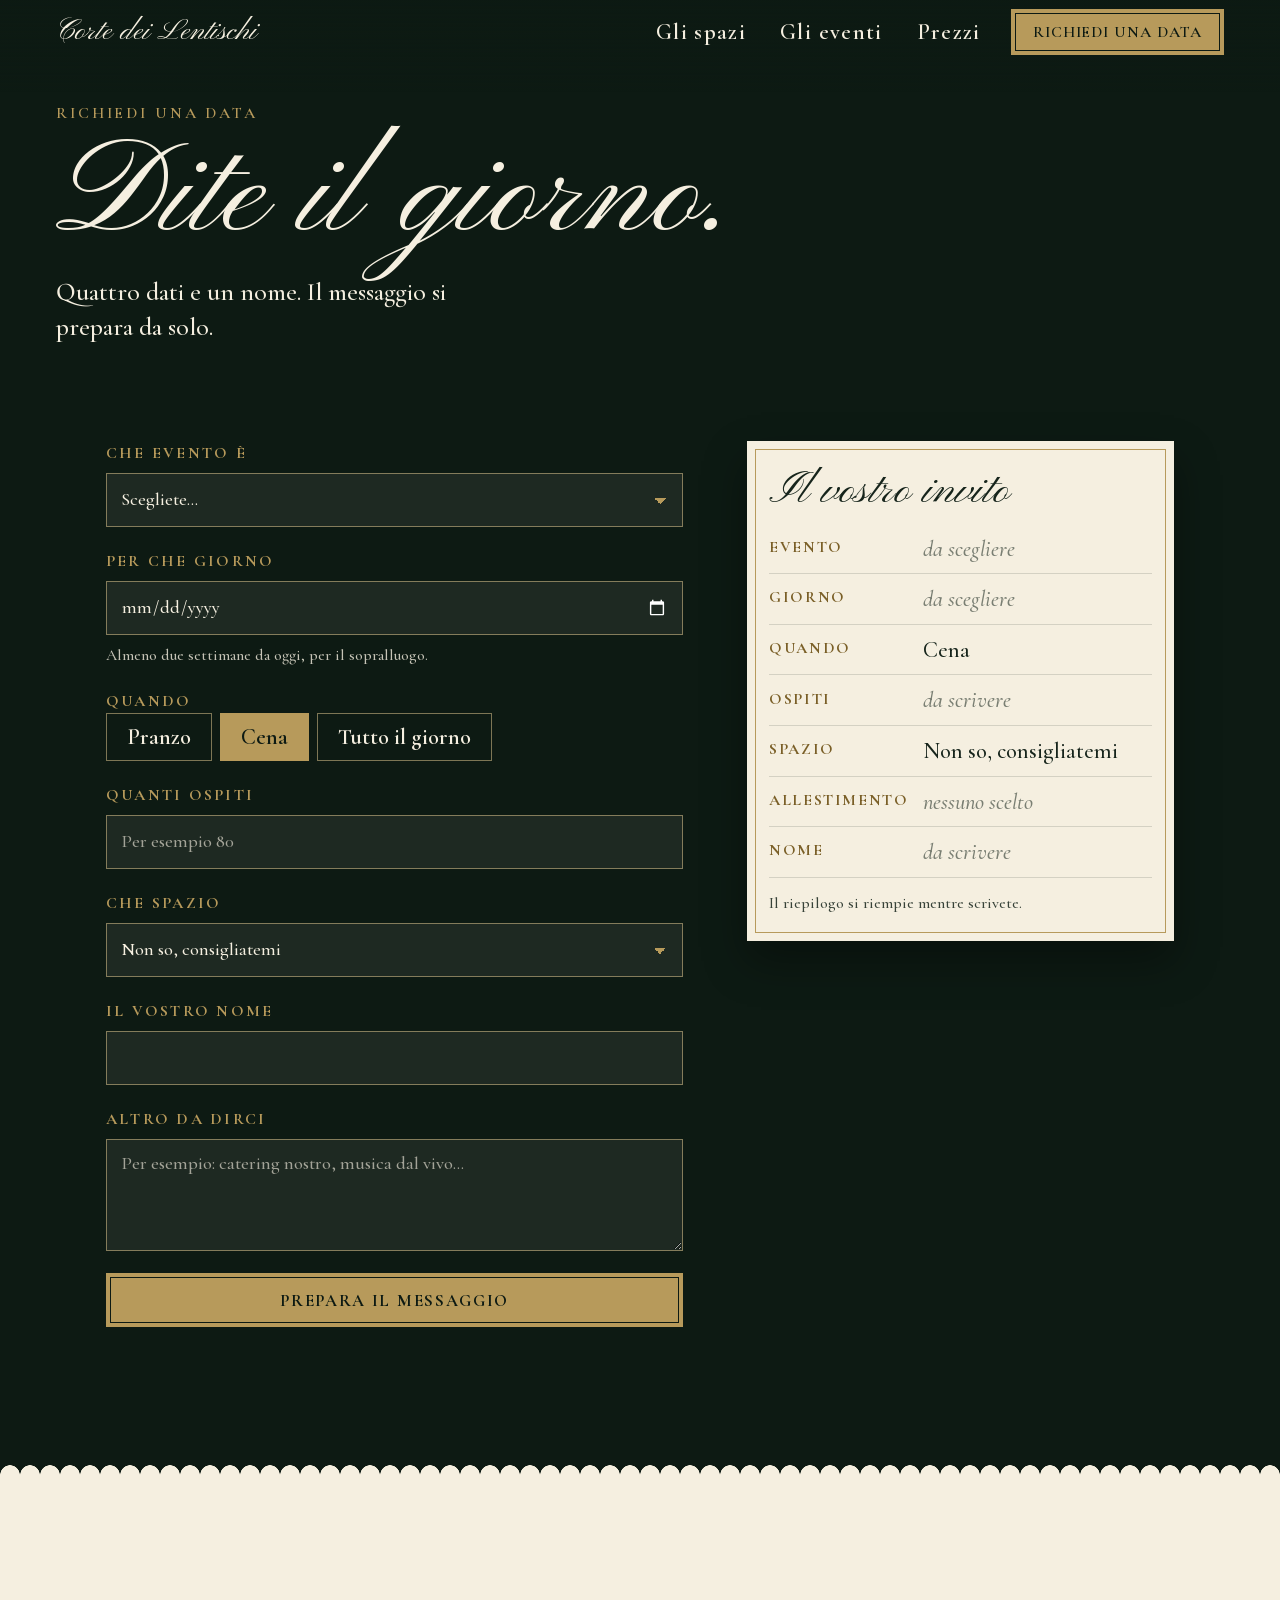
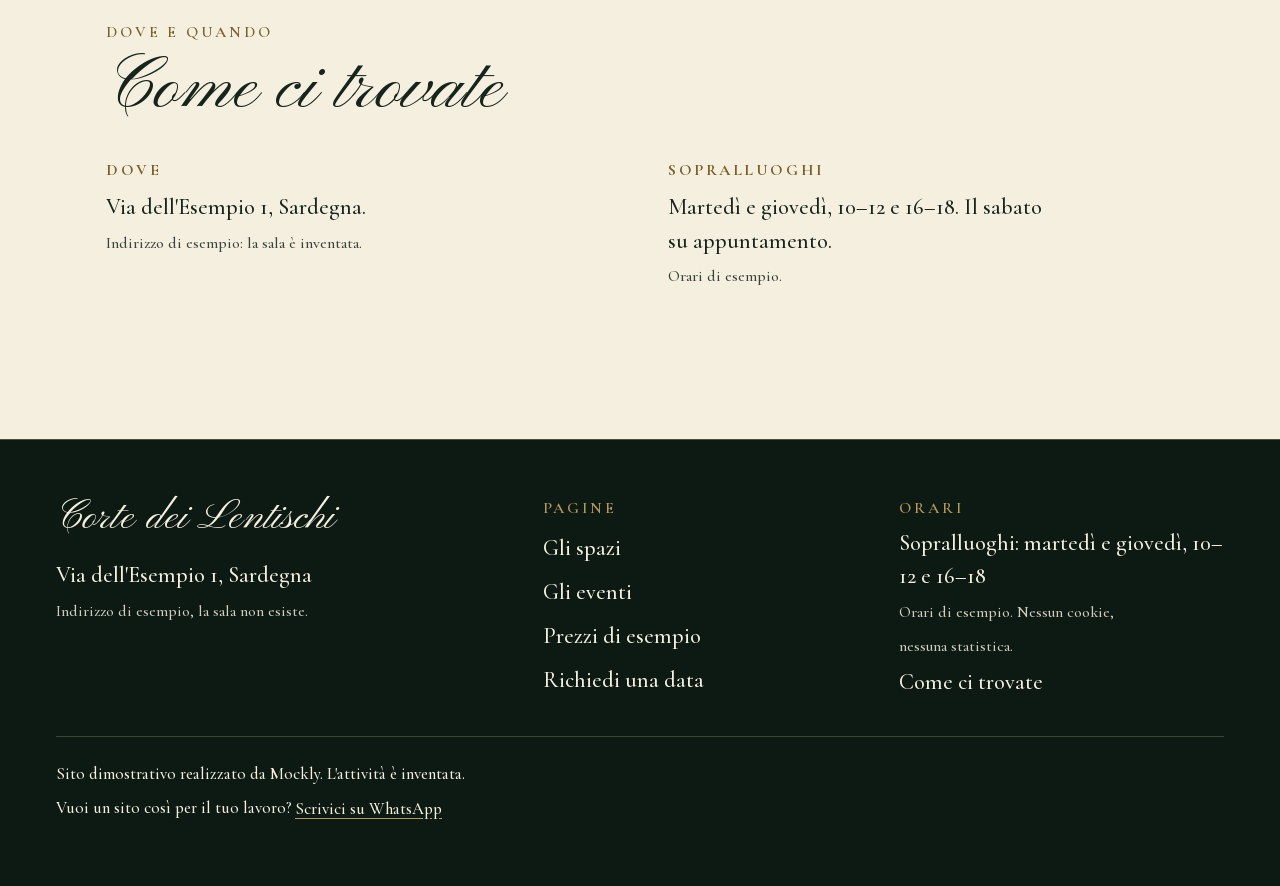
<file: richiedi.html>
<!doctype html>
<html lang="it">
<head>
<meta charset="utf-8">
<meta name="viewport" content="width=device-width, initial-scale=1, viewport-fit=cover">
<title>Richiedi una data · Corte dei Lentischi (sito dimostrativo)</title>
<meta name="description" content="Richiedete una data alla Corte dei Lentischi: il riepilogo si prepara in un messaggio WhatsApp. Sito dimostrativo di Mockly, l'attività è inventata.">
<meta name="theme-color" content="#0d1a13">
<meta property="og:type" content="website">
<meta property="og:locale" content="it_IT">
<meta property="og:title" content="Richiedi una data · Corte dei Lentischi (sito dimostrativo)">
<meta property="og:description" content="Richiedete una data alla Corte dei Lentischi: il riepilogo si prepara in un messaggio WhatsApp. Sito dimostrativo di Mockly, l'attività è inventata.">
<meta property="og:image" content="https://mockly-website.github.io/corte-dei-lentischi/assets/img/anteprima-social.jpg">
<meta property="og:image:width" content="1200">
<meta property="og:image:height" content="630">
<meta property="og:image:alt" content="La corte della sala per eventi, con tavoli lunghi e luci">
<meta name="twitter:card" content="summary_large_image">
<link rel="icon" href="assets/img/favicon.svg" type="image/svg+xml">
<link rel="apple-touch-icon" href="assets/img/apple-touch-icon.png">
<link rel="manifest" href="site.webmanifest">
<link rel="preload" href="assets/fonts/pinyon-script.woff2" as="font" type="font/woff2" crossorigin>
<link rel="preload" href="assets/fonts/cormorant-garamond.woff2" as="font" type="font/woff2" crossorigin>
<link rel="stylesheet" href="assets/css/fonts.css?v=20261105a">
<link rel="stylesheet" href="assets/css/style.css?v=20261105a">
<script>(function(d){d.classList.add("js");try{if(sessionStorage.getItem("ci-apertura")&&location.search.indexOf("apertura")<0)d.classList.add("seen")}catch(e){}})(document.documentElement)</script>
</head>
<body class="">
<svg width="0" height="0" style="position:absolute" aria-hidden="true" focusable="false"><defs><linearGradient id="gold" x1="0" y1="0" x2="1" y2="1"><stop offset="0" stop-color="#e3cf9b"/><stop offset=".55" stop-color="#b79a5b"/><stop offset="1" stop-color="#8a6f35"/></linearGradient></defs><symbol id="seal" viewBox="0 0 100 100"><path d="M96.4,50.0 L96.9,52.5 L96.9,54.9 L96.5,57.4 L95.9,59.7 L95.1,62.1 L94.3,64.4 L93.3,66.6 L92.1,68.8 L90.7,70.7 L88.8,72.4 L86.8,73.9 L84.6,75.1 L82.4,76.2 L80.5,77.4 L78.9,78.9 L77.6,80.7 L76.6,82.8 L75.6,85.2 L74.4,87.5 L72.9,89.6 L70.9,91.1 L68.6,91.9 L66.1,92.0 L63.5,91.5 L60.9,90.9 L58.5,90.2 L56.3,89.9 L54.2,90.0 L52.1,90.5 L50.0,91.2 L47.8,92.1 L45.5,92.8 L43.2,93.2 L40.8,93.3 L38.4,93.2 L36.0,93.0 L33.6,92.6 L31.2,92.2 L28.7,91.7 L26.3,91.0 L24.1,89.9 L22.2,88.3 L20.6,86.3 L19.5,83.9 L18.7,81.3 L18.0,78.8 L17.3,76.5 L16.2,74.6 L14.7,72.9 L12.8,71.5 L10.6,70.1 L8.4,68.5 L6.6,66.7 L5.3,64.5 L4.7,62.1 L4.8,59.6 L5.5,57.0 L6.5,54.6 L7.6,52.2 L8.4,50.0 L9.0,47.9 L9.4,45.7 L9.6,43.6 L9.8,41.5 L10.1,39.3 L10.6,37.2 L11.2,35.1 L11.7,33.0 L12.2,30.8 L12.6,28.4 L13.0,25.9 L13.4,23.4 L14.0,20.9 L15.1,18.6 L16.7,16.7 L18.7,15.3 L21.2,14.4 L23.8,14.0 L26.4,13.7 L28.9,13.4 L31.0,12.7 L32.8,11.5 L34.6,9.8 L36.3,7.8 L38.2,5.9 L40.3,4.1 L42.5,3.0 L45.0,2.4 L47.5,2.6 L50.0,3.2 L52.4,4.2 L54.7,5.3 L56.9,6.3 L59.1,7.3 L61.2,8.2 L63.2,9.3 L65.2,10.5 L67.0,11.8 L68.7,13.3 L70.3,14.8 L72.0,16.1 L73.9,17.1 L76.0,17.9 L78.4,18.5 L80.9,19.1 L83.4,19.9 L85.6,21.1 L87.4,22.8 L88.5,25.0 L89.0,27.5 L89.0,30.1 L88.8,32.7 L88.7,35.1 L89.0,37.3 L89.7,39.4 L90.9,41.3 L92.5,43.3 L94.1,45.4 L95.5,47.6Z" fill="url(#gold)"/><circle cx="50" cy="50" r="33" fill="none" stroke="#6b5120" stroke-width="1.4" opacity=".6"/><text x="50" y="62" text-anchor="middle" font-family="Pinyon Script, cursive" font-size="34" fill="#5c4518">CL</text></symbol></svg>
<a class="skip" href="#contenuto">Vai al contenuto</a>
<header class="head" id="testata">
  <a class="brand" href="index.html" aria-label="Corte dei Lentischi, vai all'inizio">Corte dei Lentischi</a>
  <nav class="nav-inline" aria-label="Principale"><a href="spazi.html">Gli spazi</a><a href="eventi.html">Gli eventi</a><a href="eventi.html#prezzi">Prezzi</a><a class="btn" href="richiedi.html" aria-current="page">Richiedi una data</a></nav>
  <button class="menu-btn" type="button" aria-expanded="false" aria-controls="menu"><span></span><b class="sr-only">Apri il menu</b></button>
</header>
<div class="veil" aria-hidden="true"></div>
<nav class="menu" id="menu" aria-label="Menu" role="dialog" aria-modal="true">
  <div class="menu__top"><span class="eyebrow">Menu</span><button class="menu__close" type="button"><b class="sr-only">Chiudi il menu</b></button></div>
  <ul class="menu__list"><li style="--i:0"><a href="index.html">Inizio</a></li><li style="--i:1"><a href="spazi.html">Gli spazi</a></li><li style="--i:2"><a href="eventi.html">Gli eventi</a></li><li style="--i:3"><a href="richiedi.html" aria-current="page">Richiedi una data</a></li></ul>
  <div class="menu__small"><a href="eventi.html#prezzi">Prezzi di esempio</a><a href="richiedi.html#dove">Orari e dove siamo</a></div>
  <a class="btn menu__cta" href="richiedi.html">Richiedi una data</a>
</nav>
<main id="contenuto">
<section class="phero phero--plain" data-hero>
  <div class="phero__in">
    <p class="eyebrow" style="--i:0">Richiedi una data</p>
    <h1 style="--i:1">Dite il giorno.</h1>
    <p class="lede" style="--i:2">Quattro dati e un nome. Il messaggio si prepara da solo.</p>
  </div>
</section>

<section class="sec sec--deep" style="padding-top:24px">
  <div class="wrap req">
    <form class="form" id="richiesta" novalidate aria-label="Richiesta di una data">
      <p class="note" id="allestimento-nota" hidden></p>
      <div class="field"><label for="evento">Che evento è</label>
        <select id="evento" name="evento" required aria-describedby="e-evento"><option value="">Scegliete…</option><option>Matrimonio</option><option>Battesimo o comunione</option><option>Cena aziendale</option><option>Compleanno o laurea</option><option>Altro</option></select>
        <p class="field__err" id="e-evento" role="alert"></p></div>
      <div class="field"><label for="data">Per che giorno</label>
        <input type="date" id="data" name="data" required aria-describedby="e-data h-data"><p class="field__hint" id="h-data">Almeno due settimane da oggi, per il sopralluogo.</p>
        <p class="field__err" id="e-data" role="alert"></p></div>
      <fieldset class="field"><legend>Quando</legend><div class="chips"><label class="chip"><input type="radio" name="fascia" value="pranzo"><span>Pranzo</span></label><label class="chip"><input type="radio" name="fascia" value="cena" checked><span>Cena</span></label><label class="chip"><input type="radio" name="fascia" value="giorno"><span>Tutto il giorno</span></label></div></fieldset>
      <div class="field"><label for="ospiti-r">Quanti ospiti</label>
        <input type="number" id="ospiti-r" name="ospiti" inputmode="numeric" min="1" max="300" placeholder="Per esempio 80" aria-describedby="e-ospiti"><p class="field__err" id="e-ospiti" role="alert"></p></div>
      <div class="field"><label for="spazio-r">Che spazio</label>
        <select id="spazio-r" name="spazio"><option value="boh">Non so, consigliatemi</option><option value="prato">Il prato</option><option value="corte">La corte</option><option value="sala">La sala coperta</option></select></div>
      <div class="field"><label for="nome">Il vostro nome</label>
        <input type="text" id="nome" name="nome" autocomplete="given-name" required aria-describedby="e-nome"><p class="field__err" id="e-nome" role="alert"></p></div>
      <div class="field"><label for="note">Altro da dirci</label><textarea id="note" name="note" placeholder="Per esempio: catering nostro, musica dal vivo…"></textarea></div>
      <button class="btn" type="submit" id="invia">Prepara il messaggio</button>
      <div class="sent" id="inviata" aria-live="polite">
        <p><strong>Messaggio pronto.</strong> Si apre WhatsApp con il testo già scritto, indirizzato a Mockly. È una dimostrazione: nessuna sala vera riceve la richiesta.</p>
        <textarea id="testo-msg" readonly aria-label="Testo del messaggio"></textarea>
        <div class="sim__cta"><a class="btn" id="apri-wa" href="https://wa.me/393517578080" target="_blank" rel="noopener">Apri WhatsApp</a><button class="btn btn--line" id="copia" type="button">Copia il messaggio</button></div>
      </div>
    </form>
    <aside class="summary" aria-labelledby="sum-t">
      <h2 id="sum-t" class="script">Il vostro invito</h2>
      <dl>
        <div><dt>Evento</dt><dd data-s="evento"></dd></div>
        <div><dt>Giorno</dt><dd data-s="data"></dd></div>
        <div><dt>Quando</dt><dd data-s="fascia"></dd></div>
        <div><dt>Ospiti</dt><dd data-s="ospiti"></dd></div>
        <div><dt>Spazio</dt><dd data-s="spazio"></dd></div>
        <div><dt>Allestimento</dt><dd data-s="allest"></dd></div>
        <div><dt>Nome</dt><dd data-s="nome"></dd></div>
      </dl>
      <p class="note">Il riepilogo si riempie mentre scrivete.</p>
    </aside>
  </div>
</section>

<section class="sec paper" id="dove" aria-labelledby="dove-t">
  <div class="wrap">
    <p class="eyebrow">Dove e quando</p>
    <h2 id="dove-t" class="script h-mid" style="margin:8px 0 28px">Come ci trovate</h2>
    <div class="where">
      <div><h3>Dove</h3><p>Via dell'Esempio 1, Sardegna.<br><span class="note">Indirizzo di esempio: la sala è inventata.</span></p></div>
      <div><h3>Sopralluoghi</h3><p>Martedì e giovedì, 10–12 e 16–18. Il sabato su appuntamento.<br><span class="note">Orari di esempio.</span></p></div>
    </div>
  </div>
</section>
</main>
<footer class="foot">
  <div class="foot__in">
    <div class="stack">
      <p class="script">Corte dei Lentischi</p>
      <p>Via dell'Esempio 1, Sardegna<br><span class="note">Indirizzo di esempio, la sala non esiste.</span></p>
    </div>
    <div class="foot__links">
      <h2>Pagine</h2>
      <a href="spazi.html">Gli spazi</a><br><a href="eventi.html">Gli eventi</a><br><a href="eventi.html#prezzi">Prezzi di esempio</a><br><a href="richiedi.html">Richiedi una data</a>
    </div>
    <div class="foot__links">
      <h2>Orari</h2>
      <p>Sopralluoghi: martedì e giovedì, 10–12 e 16–18<br><span class="note">Orari di esempio. Nessun cookie, nessuna statistica.</span></p>
      <a href="richiedi.html#dove">Come ci trovate</a>
    </div>
    <p class="foot__demo" style="grid-column:1/-1">Sito dimostrativo realizzato da Mockly. L'attività è inventata.<br>Vuoi un sito così per il tuo lavoro? <a href="https://wa.me/393517578080?text=Ciao%20Mockly%21%20Ho%20visto%20la%20demo%20%C2%ABCorte%20dei%20Lentischi%C2%BB%20e%20vorrei%20un%20sito%20cos%C3%AC%20per%20il%20mio%20lavoro." target="_blank" rel="noopener">Scrivici su WhatsApp</a></p>
  </div>
</footer>
<script src="assets/js/main.js?v=20261105a" defer></script>
</body>
</html>
</file>
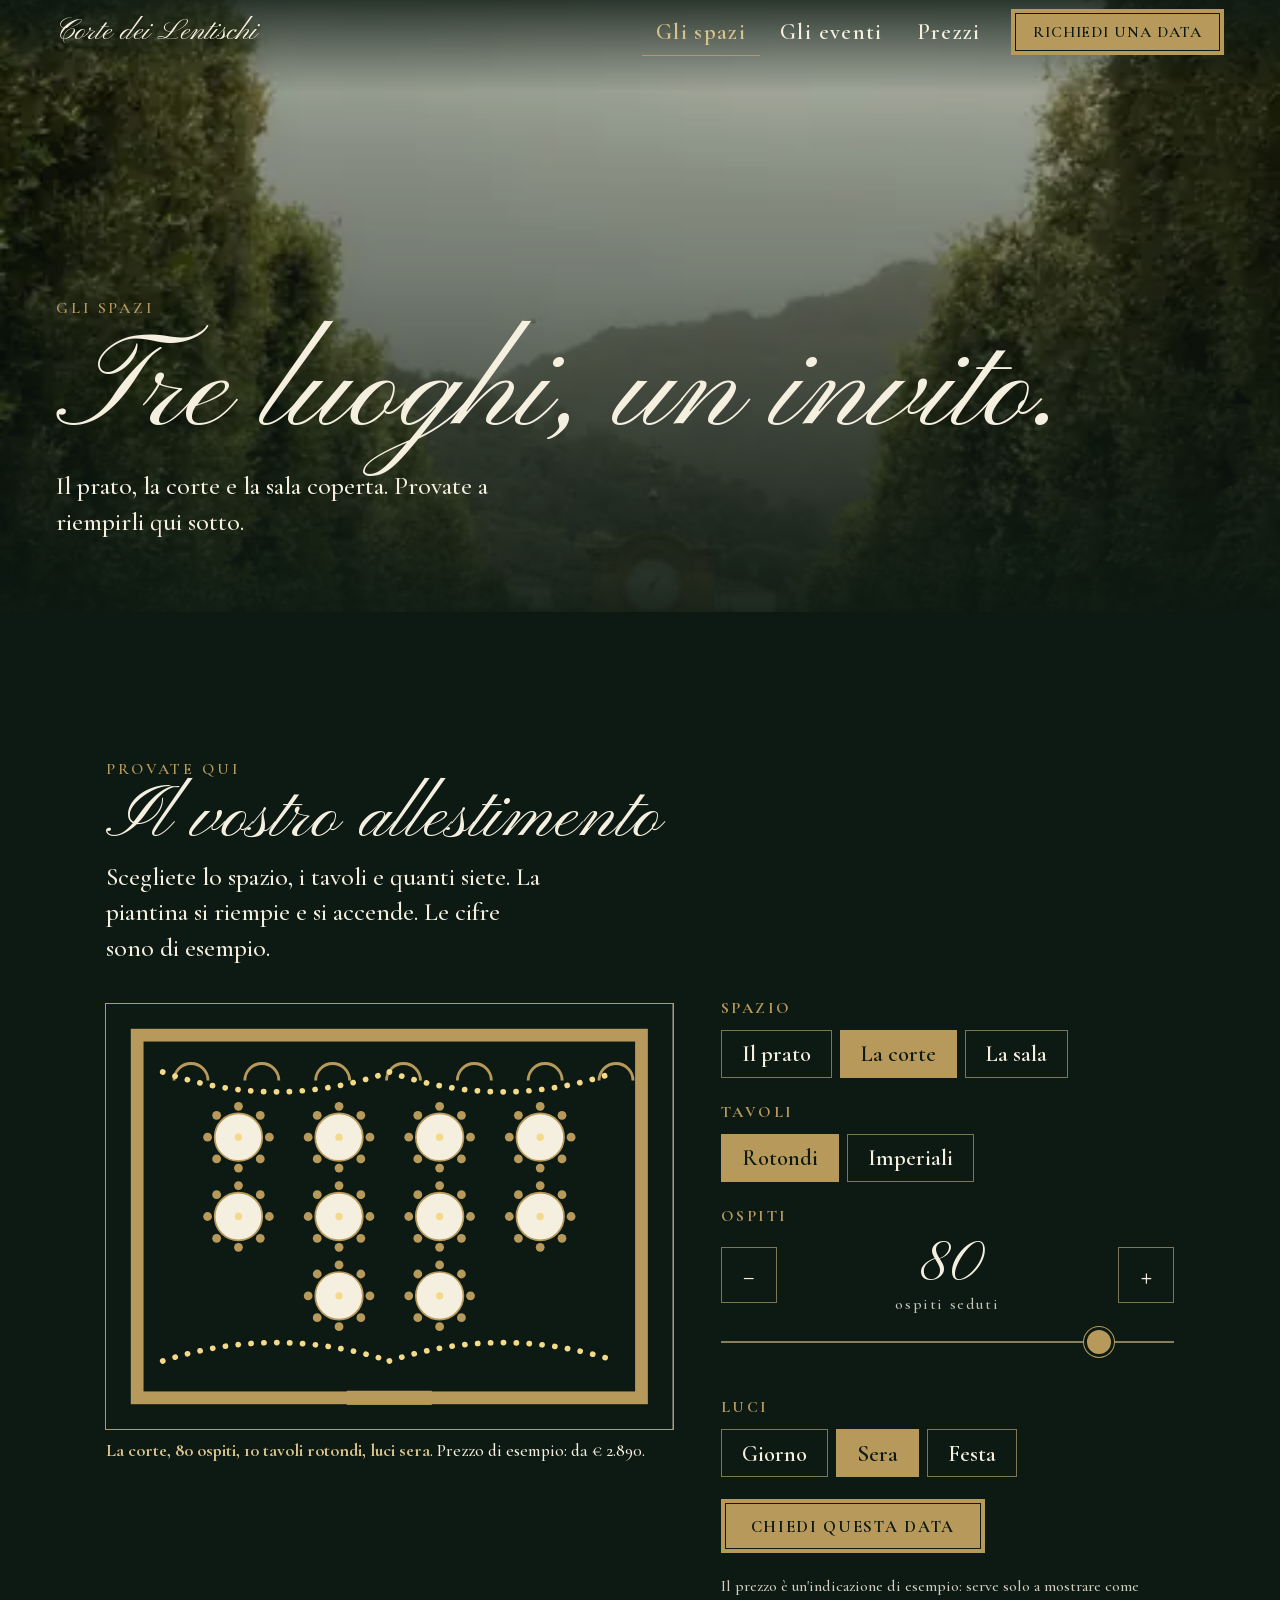
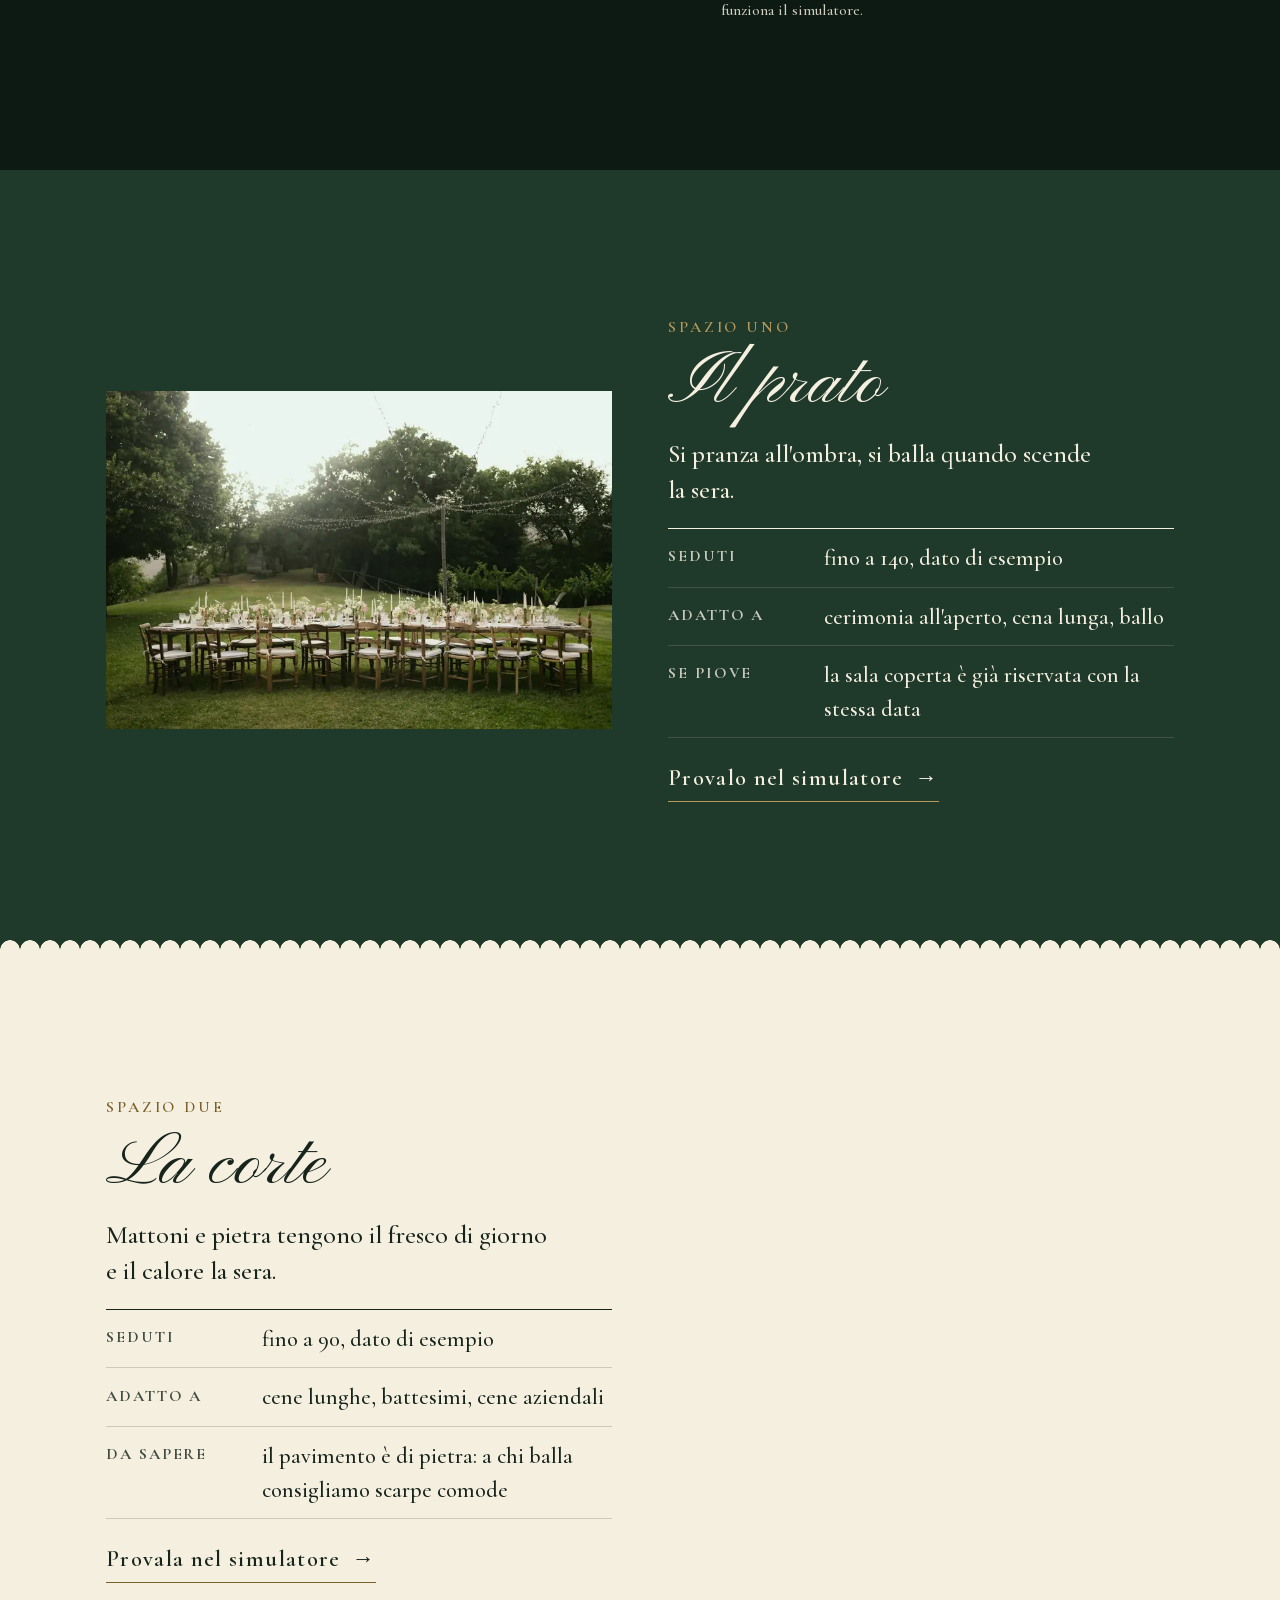
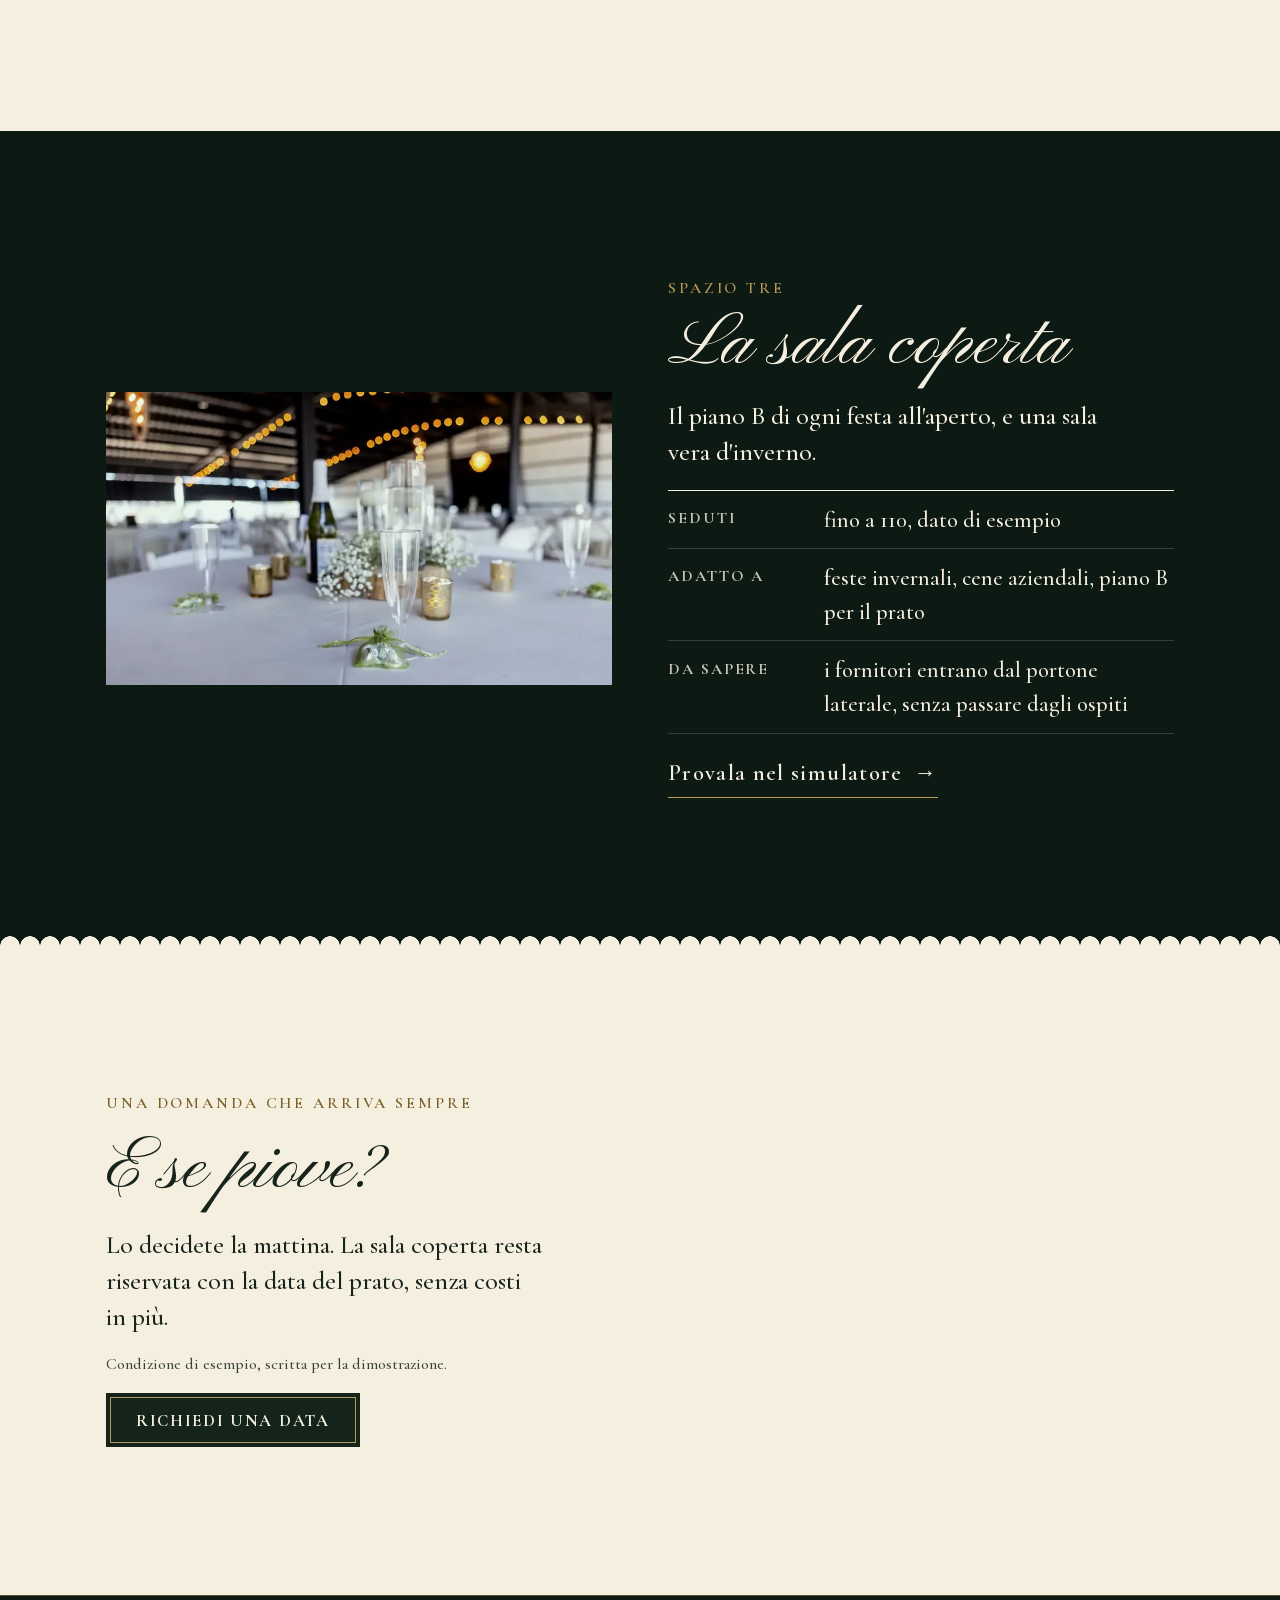
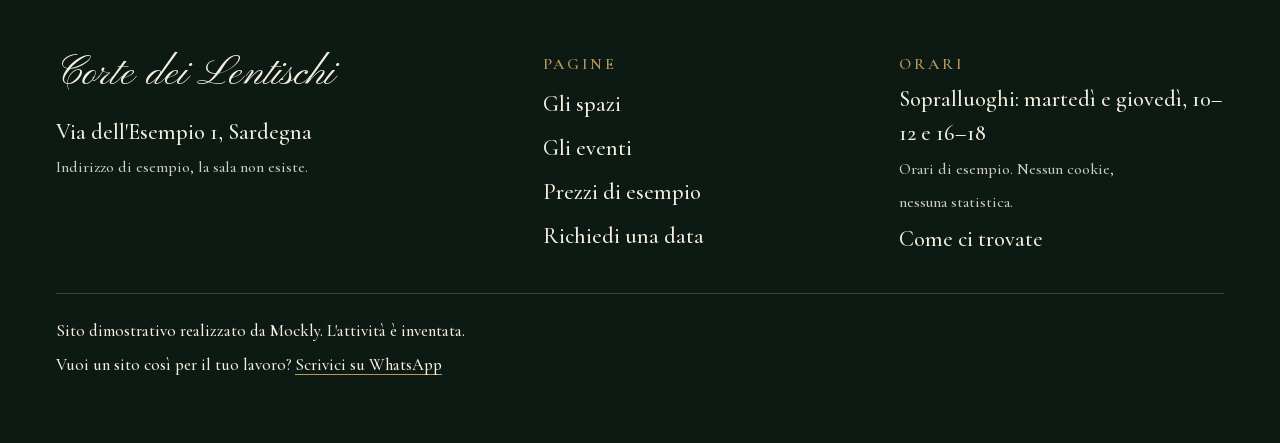
<file: spazi.html>
<!doctype html>
<html lang="it">
<head>
<meta charset="utf-8">
<meta name="viewport" content="width=device-width, initial-scale=1, viewport-fit=cover">
<title>Gli spazi · Corte dei Lentischi (sito dimostrativo)</title>
<meta name="description" content="Il prato, la corte e la sala coperta: provate il simulatore degli allestimenti. Sito dimostrativo di Mockly, l'attività è inventata.">
<meta name="theme-color" content="#0d1a13">
<meta property="og:type" content="website">
<meta property="og:locale" content="it_IT">
<meta property="og:title" content="Gli spazi · Corte dei Lentischi (sito dimostrativo)">
<meta property="og:description" content="Il prato, la corte e la sala coperta: provate il simulatore degli allestimenti. Sito dimostrativo di Mockly, l'attività è inventata.">
<meta property="og:image" content="https://mockly-website.github.io/corte-dei-lentischi/assets/img/anteprima-social.jpg">
<meta property="og:image:width" content="1200">
<meta property="og:image:height" content="630">
<meta property="og:image:alt" content="La corte della sala per eventi, con tavoli lunghi e luci">
<meta name="twitter:card" content="summary_large_image">
<link rel="icon" href="assets/img/favicon.svg" type="image/svg+xml">
<link rel="apple-touch-icon" href="assets/img/apple-touch-icon.png">
<link rel="manifest" href="site.webmanifest">
<link rel="preload" href="assets/fonts/pinyon-script.woff2" as="font" type="font/woff2" crossorigin>
<link rel="preload" href="assets/fonts/cormorant-garamond.woff2" as="font" type="font/woff2" crossorigin>
<link rel="stylesheet" href="assets/css/fonts.css?v=20261105a">
<link rel="stylesheet" href="assets/css/style.css?v=20261105a">
<script>(function(d){d.classList.add("js");try{if(sessionStorage.getItem("ci-apertura")&&location.search.indexOf("apertura")<0)d.classList.add("seen")}catch(e){}})(document.documentElement)</script>
</head>
<body class="">
<svg width="0" height="0" style="position:absolute" aria-hidden="true" focusable="false"><defs><linearGradient id="gold" x1="0" y1="0" x2="1" y2="1"><stop offset="0" stop-color="#e3cf9b"/><stop offset=".55" stop-color="#b79a5b"/><stop offset="1" stop-color="#8a6f35"/></linearGradient></defs><symbol id="seal" viewBox="0 0 100 100"><path d="M96.4,50.0 L96.9,52.5 L96.9,54.9 L96.5,57.4 L95.9,59.7 L95.1,62.1 L94.3,64.4 L93.3,66.6 L92.1,68.8 L90.7,70.7 L88.8,72.4 L86.8,73.9 L84.6,75.1 L82.4,76.2 L80.5,77.4 L78.9,78.9 L77.6,80.7 L76.6,82.8 L75.6,85.2 L74.4,87.5 L72.9,89.6 L70.9,91.1 L68.6,91.9 L66.1,92.0 L63.5,91.5 L60.9,90.9 L58.5,90.2 L56.3,89.9 L54.2,90.0 L52.1,90.5 L50.0,91.2 L47.8,92.1 L45.5,92.8 L43.2,93.2 L40.8,93.3 L38.4,93.2 L36.0,93.0 L33.6,92.6 L31.2,92.2 L28.7,91.7 L26.3,91.0 L24.1,89.9 L22.2,88.3 L20.6,86.3 L19.5,83.9 L18.7,81.3 L18.0,78.8 L17.3,76.5 L16.2,74.6 L14.7,72.9 L12.8,71.5 L10.6,70.1 L8.4,68.5 L6.6,66.7 L5.3,64.5 L4.7,62.1 L4.8,59.6 L5.5,57.0 L6.5,54.6 L7.6,52.2 L8.4,50.0 L9.0,47.9 L9.4,45.7 L9.6,43.6 L9.8,41.5 L10.1,39.3 L10.6,37.2 L11.2,35.1 L11.7,33.0 L12.2,30.8 L12.6,28.4 L13.0,25.9 L13.4,23.4 L14.0,20.9 L15.1,18.6 L16.7,16.7 L18.7,15.3 L21.2,14.4 L23.8,14.0 L26.4,13.7 L28.9,13.4 L31.0,12.7 L32.8,11.5 L34.6,9.8 L36.3,7.8 L38.2,5.9 L40.3,4.1 L42.5,3.0 L45.0,2.4 L47.5,2.6 L50.0,3.2 L52.4,4.2 L54.7,5.3 L56.9,6.3 L59.1,7.3 L61.2,8.2 L63.2,9.3 L65.2,10.5 L67.0,11.8 L68.7,13.3 L70.3,14.8 L72.0,16.1 L73.9,17.1 L76.0,17.9 L78.4,18.5 L80.9,19.1 L83.4,19.9 L85.6,21.1 L87.4,22.8 L88.5,25.0 L89.0,27.5 L89.0,30.1 L88.8,32.7 L88.7,35.1 L89.0,37.3 L89.7,39.4 L90.9,41.3 L92.5,43.3 L94.1,45.4 L95.5,47.6Z" fill="url(#gold)"/><circle cx="50" cy="50" r="33" fill="none" stroke="#6b5120" stroke-width="1.4" opacity=".6"/><text x="50" y="62" text-anchor="middle" font-family="Pinyon Script, cursive" font-size="34" fill="#5c4518">CL</text></symbol></svg>
<a class="skip" href="#contenuto">Vai al contenuto</a>
<header class="head" id="testata">
  <a class="brand" href="index.html" aria-label="Corte dei Lentischi, vai all'inizio">Corte dei Lentischi</a>
  <nav class="nav-inline" aria-label="Principale"><a href="spazi.html" aria-current="page">Gli spazi</a><a href="eventi.html">Gli eventi</a><a href="eventi.html#prezzi">Prezzi</a><a class="btn" href="richiedi.html">Richiedi una data</a></nav>
  <button class="menu-btn" type="button" aria-expanded="false" aria-controls="menu"><span></span><b class="sr-only">Apri il menu</b></button>
</header>
<div class="veil" aria-hidden="true"></div>
<nav class="menu" id="menu" aria-label="Menu" role="dialog" aria-modal="true">
  <div class="menu__top"><span class="eyebrow">Menu</span><button class="menu__close" type="button"><b class="sr-only">Chiudi il menu</b></button></div>
  <ul class="menu__list"><li style="--i:0"><a href="index.html">Inizio</a></li><li style="--i:1"><a href="spazi.html" aria-current="page">Gli spazi</a></li><li style="--i:2"><a href="eventi.html">Gli eventi</a></li><li style="--i:3"><a href="richiedi.html">Richiedi una data</a></li></ul>
  <div class="menu__small"><a href="eventi.html#prezzi">Prezzi di esempio</a><a href="richiedi.html#dove">Orari e dove siamo</a></div>
  <a class="btn menu__cta" href="richiedi.html">Richiedi una data</a>
</nav>
<main id="contenuto">
<section class="phero" data-hero>
  <div class="phero__img"><picture><source media="(max-width: 699px)" srcset="assets/img/viale-480.webp 480w, assets/img/viale-800.webp 800w, assets/img/viale-1200.webp 1200w" sizes="100vw"><img src="assets/img/corte-1200.webp" srcset="assets/img/corte-480.webp 480w, assets/img/corte-800.webp 800w, assets/img/corte-1200.webp 1200w, assets/img/corte-1600.webp 1600w" sizes="100vw" width="1600" height="1067" alt="La corte di mattoni con un lungo tavolo apparecchiato" fetchpriority="high" decoding="async"></picture></div>
  <div class="phero__in">
    <p class="eyebrow" style="--i:0">Gli spazi</p>
    <h1 style="--i:1">Tre luoghi, un invito.</h1>
    <p class="lede" style="--i:2">Il prato, la corte e la sala coperta. Provate a riempirli qui sotto.</p>
  </div>
</section>

<section class="sec sec--deep sim" id="simulatore" data-nodock aria-labelledby="sim-t">
  <div class="wrap">
    <p class="eyebrow">Provate qui</p>
    <h2 id="sim-t" class="script h-mid">Il vostro allestimento</h2>
    <p class="lede">Scegliete lo spazio, i tavoli e quanti siete. La piantina si riempie e si accende. Le cifre sono di esempio.</p>
    <div class="sim__grid">
      <div class="sim__stage">
        <svg id="plan" class="plan" viewBox="0 0 400 300" role="img" aria-label="Piantina dall'alto"></svg>
        <noscript><p class="sim__sum">Il simulatore ha bisogno di JavaScript. Potete comunque scrivere i numeri nella pagina «Richiedi una data».</p></noscript>
        <p class="sim__sum" id="sim-sum" aria-live="polite"></p>
      </div>
      <form class="sim__panel" id="sim-form" aria-label="Opzioni dell'allestimento" onsubmit="return false">
        <fieldset><legend>Spazio</legend><div class="chips"><label class="chip"><input type="radio" name="spazio" value="prato"><span>Il prato</span></label><label class="chip"><input type="radio" name="spazio" value="corte" checked><span>La corte</span></label><label class="chip"><input type="radio" name="spazio" value="sala"><span>La sala</span></label></div></fieldset>
        <fieldset><legend>Tavoli</legend><div class="chips"><label class="chip"><input type="radio" name="tavoli" value="rotondi" checked><span>Rotondi</span></label><label class="chip"><input type="radio" name="tavoli" value="imperiali"><span>Imperiali</span></label></div></fieldset>
        <fieldset><legend>Ospiti</legend>
          <div class="stepper"><button type="button" id="meno" aria-label="Cinque ospiti in meno">−</button><output id="ospiti-out" for="ospiti">80<small>ospiti seduti</small></output><button type="button" id="piu" aria-label="Cinque ospiti in più">+</button></div>
          <input class="range" id="ospiti" type="range" min="20" max="90" step="5" value="80" aria-label="Numero di ospiti">
        </fieldset>
        <fieldset><legend>Luci</legend><div class="chips"><label class="chip"><input type="radio" name="luci" value="giorno"><span>Giorno</span></label><label class="chip"><input type="radio" name="luci" value="sera" checked><span>Sera</span></label><label class="chip"><input type="radio" name="luci" value="festa"><span>Festa</span></label></div></fieldset>
        <p class="sim__msg" id="sim-msg" aria-live="polite"></p>
        <div class="sim__cta"><a class="btn" id="sim-cta" href="richiedi.html">Chiedi questa data</a></div>
        <p class="note">Il prezzo è un'indicazione di esempio: serve solo a mostrare come funziona il simulatore.</p>
      </form>
    </div>
  </div>
</section>

<section class="sec sec--dusk" id="prato" aria-labelledby="prato-t">
  <div class="wrap dual">
    <div class="rv"><img src="assets/img/prato-1200.webp" srcset="assets/img/prato-480.webp 480w, assets/img/prato-800.webp 800w, assets/img/prato-1200.webp 1200w, assets/img/prato-1600.webp 1600w" sizes="(min-width:700px) 46vw, 100vw" width="1600" height="1067" alt="Un lungo tavolo apparecchiato sul prato, tra gli alberi, con fili di luci sopra" loading="lazy" decoding="async"></div>
    <div class="rv" style="--d:.1s">
      <p class="eyebrow">Spazio uno</p>
      <h2 id="prato-t" class="script h-mid">Il prato</h2>
      <p class="lede">Si pranza all'ombra, si balla quando scende la sera.</p>
      <dl class="specs">
        <div><dt>Seduti</dt><dd>fino a 140, dato di esempio</dd></div>
        <div><dt>Adatto a</dt><dd>cerimonia all'aperto, cena lunga, ballo</dd></div>
        <div><dt>Se piove</dt><dd>la sala coperta è già riservata con la stessa data</dd></div>
      </dl>
      <a class="link" href="?spazio=prato#simulatore" data-spazio="prato">Provalo nel simulatore</a>
    </div>
  </div>
</section>

<section class="sec paper" id="corte" aria-labelledby="corte-t">
  <div class="wrap dual dual--rev">
    <div class="rv"><img src="assets/img/corte-1200.webp" srcset="assets/img/corte-480.webp 480w, assets/img/corte-800.webp 800w, assets/img/corte-1200.webp 1200w, assets/img/corte-1600.webp 1600w" sizes="(min-width:700px) 46vw, 100vw" width="1600" height="1067" alt="La corte di mattoni con un lungo tavolo imperiale apparecchiato e sedie nere" loading="lazy" decoding="async"></div>
    <div class="rv" style="--d:.1s">
      <p class="eyebrow">Spazio due</p>
      <h2 id="corte-t" class="script h-mid">La corte</h2>
      <p class="lede">Mattoni e pietra tengono il fresco di giorno e il calore la sera.</p>
      <dl class="specs">
        <div><dt>Seduti</dt><dd>fino a 90, dato di esempio</dd></div>
        <div><dt>Adatto a</dt><dd>cene lunghe, battesimi, cene aziendali</dd></div>
        <div><dt>Da sapere</dt><dd>il pavimento è di pietra: a chi balla consigliamo scarpe comode</dd></div>
      </dl>
      <a class="link" href="?spazio=corte#simulatore" data-spazio="corte">Provala nel simulatore</a>
    </div>
  </div>
</section>

<section class="sec sec--deep" id="sala" aria-labelledby="sala-t">
  <div class="wrap dual">
    <div class="rv"><img src="assets/img/sala-1200.webp" srcset="assets/img/sala-480.webp 480w, assets/img/sala-800.webp 800w, assets/img/sala-1200.webp 1200w, assets/img/sala-1600.webp 1600w" sizes="(min-width:700px) 46vw, 100vw" width="1600" height="924" alt="Tavolo rotondo con bicchieri e candele, e una fila di lampadine in alto nella sala coperta" loading="lazy" decoding="async"></div>
    <div class="rv" style="--d:.1s">
      <p class="eyebrow">Spazio tre</p>
      <h2 id="sala-t" class="script h-mid">La sala coperta</h2>
      <p class="lede">Il piano B di ogni festa all'aperto, e una sala vera d'inverno.</p>
      <dl class="specs">
        <div><dt>Seduti</dt><dd>fino a 110, dato di esempio</dd></div>
        <div><dt>Adatto a</dt><dd>feste invernali, cene aziendali, piano B per il prato</dd></div>
        <div><dt>Da sapere</dt><dd>i fornitori entrano dal portone laterale, senza passare dagli ospiti</dd></div>
      </dl>
      <a class="link" href="?spazio=sala#simulatore" data-spazio="sala">Provala nel simulatore</a>
    </div>
  </div>
</section>

<section class="sec paper" aria-labelledby="piove-t">
  <div class="wrap stack">
    <p class="eyebrow">Una domanda che arriva sempre</p>
    <h2 id="piove-t" class="script h-mid">E se piove?</h2>
    <p class="lede">Lo decidete la mattina. La sala coperta resta riservata con la data del prato, senza costi in più.</p>
    <p class="note">Condizione di esempio, scritta per la dimostrazione.</p>
    <a class="btn" href="richiedi.html">Richiedi una data</a>
  </div>
</section>
</main>
<footer class="foot">
  <div class="foot__in">
    <div class="stack">
      <p class="script">Corte dei Lentischi</p>
      <p>Via dell'Esempio 1, Sardegna<br><span class="note">Indirizzo di esempio, la sala non esiste.</span></p>
    </div>
    <div class="foot__links">
      <h2>Pagine</h2>
      <a href="spazi.html">Gli spazi</a><br><a href="eventi.html">Gli eventi</a><br><a href="eventi.html#prezzi">Prezzi di esempio</a><br><a href="richiedi.html">Richiedi una data</a>
    </div>
    <div class="foot__links">
      <h2>Orari</h2>
      <p>Sopralluoghi: martedì e giovedì, 10–12 e 16–18<br><span class="note">Orari di esempio. Nessun cookie, nessuna statistica.</span></p>
      <a href="richiedi.html#dove">Come ci trovate</a>
    </div>
    <p class="foot__demo" style="grid-column:1/-1">Sito dimostrativo realizzato da Mockly. L'attività è inventata.<br>Vuoi un sito così per il tuo lavoro? <a href="https://wa.me/393517578080?text=Ciao%20Mockly%21%20Ho%20visto%20la%20demo%20%C2%ABCorte%20dei%20Lentischi%C2%BB%20e%20vorrei%20un%20sito%20cos%C3%AC%20per%20il%20mio%20lavoro." target="_blank" rel="noopener">Scrivici su WhatsApp</a></p>
  </div>
</footer>
<div class="dock"><a class="btn" href="richiedi.html">Richiedi una data</a></div>
<script src="assets/js/main.js?v=20261105a" defer></script>
</body>
</html>
</file>
<file: assets/css/fonts.css>
@font-face{font-family:"Cormorant Garamond";font-style:normal;font-weight:400 700;font-display:swap;src:url("../fonts/cormorant-garamond.woff2") format("woff2")}
@font-face{font-family:"Cormorant Garamond";font-style:italic;font-weight:400 700;font-display:swap;src:url("../fonts/cormorant-garamond-italic.woff2") format("woff2")}
@font-face{font-family:"Pinyon Script";font-style:normal;font-weight:400;font-display:swap;src:url("../fonts/pinyon-script.woff2") format("woff2")}
</file>
<file: assets/css/style.css>
/* Corte dei Lentischi — demo Mockly. Sito dimostrativo: l'attività è inventata. */

/* ── Colori e misure ───────────────────────────────── */
:root {
  --verde-notte: #0d1a13;
  --verde: #14241b;
  --verde-2: #1f3a2b;
  --verde-3: #3a5f49;
  --oro: #b79a5b;
  --oro-chiaro: #d9c28a;
  --oro-scuro: #7a5f27;
  --avorio: #f5efe0;
  --avorio-2: #ebe2cb;
  --inchiostro: #16241b;
  --errore-scuro: #f0b3a0;
  --errore-chiaro: #8f3322;

  --font-script: "Pinyon Script", "Snell Roundhand", cursive;
  --font-serif: "Cormorant Garamond", Georgia, "Times New Roman", serif;

  --head-h: 64px;
  --pad: clamp(20px, 5.5vw, 56px);
  --ease: cubic-bezier(0.2, 0.7, 0.2, 1);
}

/* ── Base ──────────────────────────────────────────── */
*, *::before, *::after { box-sizing: border-box; }
html { -webkit-text-size-adjust: 100%; scroll-padding-top: calc(var(--head-h) + 16px); overflow-x: clip; }
@media (prefers-reduced-motion: no-preference) { html { scroll-behavior: smooth; } }
body {
  margin: 0;
  min-height: 100vh;
  overflow-x: clip;
  background: var(--verde);
  color: var(--avorio);
  font: 500 clamp(1.25rem, 1.16rem + 0.3vw, 1.4rem) / 1.5 var(--font-serif);
  -webkit-tap-highlight-color: transparent;
}
img, svg { display: block; max-width: 100%; }
a { color: inherit; }
h1, h2, h3, h4, p, ul, ol, dl, dd, figure { margin: 0; }
ul, ol { padding: 0; list-style: none; }
h1, h2, h3 { font-weight: 500; text-wrap: balance; }
p { text-wrap: pretty; }
button, input, select, textarea { font: inherit; color: inherit; }
button { cursor: pointer; }
.sr-only { position: absolute; width: 1px; height: 1px; margin: -1px; padding: 0; overflow: hidden; clip: rect(0 0 0 0); white-space: nowrap; border: 0; }
:focus-visible { outline: 3px solid var(--oro-chiaro); outline-offset: 3px; }
.paper :focus-visible { outline-color: var(--verde); }
.skip { position: fixed; left: 12px; top: -80px; z-index: 400; padding: 12px 18px; background: var(--avorio); color: var(--inchiostro); text-decoration: none; }
.skip:focus { top: 12px; }

.wrap { width: min(100%, 1180px); margin-inline: auto; padding-inline: var(--pad); }
.sec { position: relative; padding-block: clamp(72px, 12vw, 148px); }
.sec--deep { background: var(--verde-notte); }
.sec--dusk { background: var(--verde-2); }
.paper { background: var(--avorio); color: var(--inchiostro); }
/* bordo a scalloppi in cima alle sezioni di carta, come un invito ritagliato */
.paper::before {
  content: ""; position: absolute; left: 0; right: 0; top: -10px; height: 10px;
  background: radial-gradient(circle at 10px 10px, var(--avorio) 9.5px, transparent 10px) 0 0 / 20px 10px repeat-x;
}

.script { font-family: var(--font-script); font-weight: 400; line-height: 1.08; letter-spacing: 0; }
.h-big { font-size: clamp(3.2rem, 11vw, 6.5rem); }
.h-mid { font-size: clamp(2.6rem, 8vw, 4.6rem); }
.eyebrow { font-size: 1rem; line-height: 1.2; font-weight: 600; letter-spacing: 0.18em; text-transform: uppercase; color: var(--oro); }
.paper .eyebrow { color: var(--oro-scuro); }
.lede { max-width: 34ch; font-size: clamp(1.3rem, 1.2rem + 0.5vw, 1.6rem); line-height: 1.4; }
.note { font-size: 1rem; line-height: 1.45; opacity: 0.85; }
.stack > * + * { margin-top: 1.1rem; }

/* ── Bottoni ───────────────────────────────────────── */
.btn {
  display: inline-flex; align-items: center; justify-content: center; gap: 0.6em;
  min-height: 54px; padding: 0 30px;
  background: var(--oro); color: var(--verde-notte);
  box-shadow: inset 0 0 0 4px var(--oro), inset 0 0 0 5px var(--verde-notte);
  border: 0; text-decoration: none;
  font-weight: 700; font-size: 1.05rem; letter-spacing: 0.1em; text-transform: uppercase;
  transition: background-color 0.15s, transform 0.1s;
  touch-action: manipulation;
}
.btn:hover { background: var(--oro-chiaro); }
.btn:active { transform: scale(0.97); }
.btn[disabled] { opacity: 0.6; cursor: wait; }
.btn--line { background: transparent; color: inherit; box-shadow: inset 0 0 0 1px currentColor; }
.btn--line:hover { background: rgba(183, 154, 91, 0.2); }
.paper .btn { background: var(--verde); color: var(--avorio); box-shadow: inset 0 0 0 4px var(--verde), inset 0 0 0 5px var(--oro); }
.paper .btn:hover { background: var(--verde-2); }
.paper .btn--line { background: transparent; color: var(--inchiostro); box-shadow: inset 0 0 0 1px var(--inchiostro); }
.link {
  display: inline-flex; align-items: center; min-height: 48px; font-weight: 600;
  letter-spacing: 0.06em; text-decoration: none; border-bottom: 1px solid var(--oro);
}
.link::after { content: "→"; margin-left: 0.5em; transition: transform 0.2s; }
.link:hover::after { transform: translateX(4px); }
.paper .link { border-color: var(--oro-scuro); }

/* ── Intestazione e menu ───────────────────────────── */
.head {
  position: fixed; inset: 0 0 auto 0; z-index: 100; height: var(--head-h);
  display: flex; align-items: center; justify-content: space-between;
  padding-inline: var(--pad);
  transition: background-color 0.3s;
}
.head::before { content: ""; position: absolute; inset: 0 0 -28px 0; z-index: -1; pointer-events: none;
  background: linear-gradient(rgba(13, 26, 19, 0.82), rgba(13, 26, 19, 0)); transition: opacity 0.3s; }
.head.is-solid { background: var(--verde-notte); box-shadow: 0 1px 0 rgba(183, 154, 91, 0.35); }
.head.is-solid::before { opacity: 0; }
.brand { font-family: var(--font-script); font-size: 1.9rem; line-height: 1; text-decoration: none; display: inline-flex; align-items: center; min-height: 48px; }
.nav-inline { display: none; }
.menu-btn {
  width: 48px; height: 48px; display: grid; place-items: center;
  background: transparent; border: 0; padding: 0;
}
.menu-btn span { display: block; width: 26px; height: 2px; background: var(--avorio); box-shadow: 0 -8px 0 var(--avorio), 0 8px 0 var(--avorio); }
.menu-btn:active { transform: scale(0.92); }

.veil { position: fixed; inset: 0; z-index: 150; background: rgba(13, 26, 19, 0.7); opacity: 0; visibility: hidden;
  transition: opacity 0.3s, visibility 0s 0.3s; }
.veil.is-open { opacity: 1; visibility: visible; transition: opacity 0.3s, visibility 0s 0s; }
.menu {
  position: fixed; top: 0; right: 0; z-index: 160; width: min(100%, 440px); height: 100vh; height: 100dvh;
  overflow-y: auto; overscroll-behavior: contain;
  background: var(--avorio); color: var(--inchiostro);
  padding: 20px var(--pad) 32px;
  border-left: 1px solid var(--oro);
  transform: translateX(104%); visibility: hidden;
  transition: transform 0.38s var(--ease), visibility 0s 0.38s;
}
.menu::before { content: ""; position: absolute; inset: 10px; border: 1px solid rgba(183, 154, 91, 0.7); pointer-events: none; }
.menu.is-open { transform: none; visibility: visible; transition: transform 0.38s var(--ease), visibility 0s 0s; }
.menu__top { display: flex; justify-content: space-between; align-items: center; min-height: 48px; }
.menu__close { width: 48px; height: 48px; background: transparent; border: 0; position: relative; }
.menu__close::before, .menu__close::after { content: ""; position: absolute; left: 11px; top: 23px; width: 26px; height: 2px; background: var(--inchiostro); transform: rotate(45deg); }
.menu__close::after { transform: rotate(-45deg); }
.menu__list { margin-top: 18px; }
.menu__list a { display: flex; align-items: center; min-height: 64px; font-family: var(--font-script); font-size: 2.6rem; text-decoration: none; border-bottom: 1px solid rgba(22, 36, 27, 0.15); }
.menu__list a[aria-current="page"] { color: var(--oro-scuro); }
.menu__list li { opacity: 0; transform: translateX(16px); }
.menu.is-open .menu__list li { opacity: 1; transform: none; transition: opacity 0.35s var(--ease), transform 0.35s var(--ease); transition-delay: calc(0.12s + var(--i) * 0.05s); }
.menu__small { margin-top: 18px; }
.menu__small a { display: flex; align-items: center; min-height: 48px; font-weight: 600; text-decoration: none; letter-spacing: 0.04em; }
.menu__cta { margin-top: 20px; width: 100%; }
html.menu-open { overflow: hidden; }

/* Barra fissa in basso: l'azione principale sempre sotto il pollice */
.dock { position: fixed; left: 0; right: 0; bottom: 0; z-index: 90; padding: 10px var(--pad) calc(10px + env(safe-area-inset-bottom)); pointer-events: none;
  transition: transform 0.35s var(--ease), opacity 0.35s; }
.dock .btn { width: 100%; max-width: 560px; margin-inline: auto; display: flex; pointer-events: auto; box-shadow: inset 0 0 0 4px var(--oro), inset 0 0 0 5px var(--verde-notte), 0 8px 24px rgba(0, 0, 0, 0.45); }
.dock.is-hidden { transform: translateY(120%); opacity: 0; }
body { padding-bottom: 0; }

/* ── Comparse (solo con JavaScript) ────────────────── */
.js .rv { opacity: 0; transform: translateY(26px); }
.js .rv.in { opacity: 1; transform: none; transition: opacity 0.7s var(--ease), transform 0.7s var(--ease); transition-delay: var(--d, 0s); }

/* ── Apertura: la busta ────────────────────────────── */
.opening {
  position: fixed; inset: 0; z-index: 300; display: grid; place-items: center;
  background: var(--verde-notte); overflow: hidden;
  animation: op-out 0.3s ease 1.1s forwards;
}
html.seen .opening, .opening.is-gone { display: none; }
.opening__skip { position: absolute; right: 16px; bottom: calc(16px + env(safe-area-inset-bottom)); min-height: 48px; padding: 0 18px; background: transparent; color: var(--avorio); border: 1px solid rgba(245, 239, 224, 0.5); letter-spacing: 0.1em; text-transform: uppercase; font-size: 1rem; font-weight: 600; }
.env { position: relative; width: min(74vw, 340px); aspect-ratio: 1.5 / 1; perspective: 900px; animation: env-in 0.3s var(--ease) both; }
.env > * { position: absolute; }
.env__back { inset: 0; background: var(--avorio-2); }
.env__card { left: 6%; right: 6%; top: 6%; bottom: 6%; background: var(--avorio); box-shadow: inset 0 0 0 6px var(--avorio), inset 0 0 0 7px var(--oro);
  display: grid; place-items: center; color: var(--verde); font-family: var(--font-script); font-size: clamp(1.4rem, 7vw, 2.1rem); line-height: 1;
  animation: card-go 1.05s var(--ease) 0.4s both; transform-origin: 50% 70%; }
.env__front { inset: 0; background: #e2d7ba; clip-path: polygon(0 14%, 50% 60%, 100% 14%, 100% 100%, 0 100%); }
.env__flap { left: 0; right: 0; top: 0; height: 62%; background: #d8cba9; clip-path: polygon(0 0, 100% 0, 50% 100%); transform-origin: 50% 0; animation: flap-open 0.38s ease-in 0.3s forwards; }
.env__seal { left: calc(50% - 30px); top: calc(62% - 36px); width: 60px; height: 60px; z-index: 5; }
.env__seal svg { position: absolute; inset: 0; width: 100%; height: 100%; }
.env__seal svg:first-child { clip-path: polygon(0 0, 54% 0, 44% 30%, 56% 55%, 46% 100%, 0 100%); animation: seal-l 0.3s ease-in 0.12s forwards; }
.env__seal svg:last-child { clip-path: polygon(54% 0, 100% 0, 100% 100%, 46% 100%, 56% 55%, 44% 30%); animation: seal-r 0.3s ease-in 0.12s forwards; }
@keyframes op-out { to { opacity: 0; visibility: hidden; } }
@keyframes env-in { from { opacity: 0; transform: translateY(14px) scale(0.96); } }
@keyframes flap-open { to { transform: rotateX(178deg); opacity: 0; } }
@keyframes seal-l { to { transform: translate(-22px, 8px) rotate(-14deg); opacity: 0; } }
@keyframes seal-r { to { transform: translate(22px, 8px) rotate(14deg); opacity: 0; } }
@keyframes card-go {
  0% { transform: translateY(0) scale(1); }
  35% { transform: translateY(-40%) scale(1); }
  100% { transform: translateY(-4%) scale(7.5); }
}

/* ── Prima schermata ───────────────────────────────── */
.hero { position: relative; min-height: 100vh; min-height: 100svh; display: grid; align-items: end; overflow: clip; isolation: isolate; background: var(--verde-notte); }
.hero__img { position: absolute; inset: 0; z-index: -2; }
.hero__img img { width: 100%; height: 100%; object-fit: cover; object-position: 50% 40%; animation: kb 24s ease-out both; }
.hero::after { content: ""; position: absolute; inset: 0; z-index: -1; background: linear-gradient(to top, rgba(13, 26, 19, 0.85) 0, rgba(13, 26, 19, 0.35) 40%, rgba(13, 26, 19, 0) 70%); }
@keyframes kb { from { transform: scale(1.14); } to { transform: scale(1); } }
.hero__card {
  position: relative; margin: 0 14px calc(18px + env(safe-area-inset-bottom)); padding: 34px 26px 26px;
  background: var(--avorio); color: var(--inchiostro);
  box-shadow: 0 26px 54px rgba(0, 0, 0, 0.5);
}
.hero__card::before { content: ""; position: absolute; inset: 8px; border: 1px solid var(--oro); pointer-events: none; }
.hero__card::after { content: ""; position: absolute; inset: 13px; border: 1px solid rgba(183, 154, 91, 0.4); pointer-events: none; }
.hero__card > * { position: relative; z-index: 1; }
.hero__card .eyebrow { color: var(--oro-scuro); }
.hero h1 { font-family: var(--font-script); font-weight: 400; font-size: clamp(3.3rem, 12.4vw, 7.4rem); line-height: 0.98; color: var(--verde); margin: 10px 0 8px; }
.hero__card p.lede { max-width: 28ch; }
.hero__actions { display: flex; flex-wrap: wrap; align-items: center; gap: 6px 22px; margin-top: 20px; }
.hero__actions .btn { flex: 1 1 100%; }
.hero__demo { margin-top: 12px; font-size: 1rem; opacity: 0.8; }
.hero__seal { position: absolute; right: 10px; top: -30px; width: 74px; height: 74px; z-index: 2; transform: rotate(8deg); filter: drop-shadow(0 4px 6px rgba(0, 0, 0, 0.35)); }
.js .hero__card { opacity: 0; transform: translateY(40px); animation: fb 0.01s 3.6s forwards; }
.js.go .hero__card { opacity: 1; transform: none; transition: opacity 0.7s var(--ease), transform 0.8s var(--ease); }
@keyframes fb { to { opacity: 1; transform: none; } }

/* ── Intestazione di pagina interna ────────────────── */
.phero { position: relative; min-height: 68vh; min-height: 68svh; display: grid; align-items: end; overflow: clip; isolation: isolate; background: var(--verde-notte); padding: calc(var(--head-h) + 40px) var(--pad) clamp(36px, 7vw, 72px); }
.phero__img { position: absolute; inset: 0; z-index: -2; }
.phero__img img { width: 100%; height: 100%; object-fit: cover; animation: kb 22s ease-out both; }
.phero::after { content: ""; position: absolute; inset: 0; z-index: -1; background: linear-gradient(to top, rgba(13, 26, 19, 0.92) 0, rgba(13, 26, 19, 0.4) 55%, rgba(13, 26, 19, 0.15) 100%); }
.phero__in { width: min(100%, 1180px); margin-inline: auto; }
.phero h1 { font-family: var(--font-script); font-weight: 400; font-size: clamp(4rem, 15vw, 8.4rem); line-height: 1; margin: 8px 0; }
.phero--plain { min-height: 0; background: var(--verde-notte); }
.phero--plain::after { display: none; }
.js .phero__in > * { opacity: 0; transform: translateY(22px); animation: fb 0.01s 2.5s forwards; }
.js.go .phero__in > * { opacity: 1; transform: none; transition: opacity 0.7s var(--ease), transform 0.8s var(--ease); transition-delay: calc(var(--i, 0) * 0.1s); }

/* ── Capitolo: quanti siete ────────────────────────── */
.quiz { min-height: 78vh; min-height: 78svh; display: grid; grid-template-columns: minmax(0, 1fr); align-content: center; background: var(--verde-notte); }
.quiz h2 { margin: 10px 0 6px; }
.quiz__nums { display: grid; grid-template-columns: repeat(4, minmax(0, 1fr)); gap: 10px; margin-top: 34px; max-width: 640px; }
.quiz__nums button { min-height: 84px; background: transparent; border: 1px solid rgba(217, 194, 138, 0.55); color: var(--avorio); font-family: var(--font-script); font-size: clamp(2rem, 9vw, 3.4rem); line-height: 1; padding: 0; touch-action: manipulation; transition: background-color 0.15s, color 0.15s, transform 0.1s; }
.quiz__nums button:active { transform: scale(0.95); }
.quiz__nums button[aria-pressed="true"] { background: var(--oro); color: var(--verde-notte); border-color: var(--oro); }
.quiz__out { margin-top: 26px; min-height: 5.6em; max-width: 36ch; }
.quiz__out .link { margin-top: 6px; }
.quiz__out.is-empty { opacity: 0.7; font-style: italic; }

/* ── Capitolo: gli spazi, a piani sovrapposti ──────── */
.space { position: sticky; top: 0; height: 100vh; height: 100svh; min-height: 540px; display: grid; align-items: end; overflow: clip; isolation: isolate; background: var(--verde-notte); box-shadow: 0 -28px 44px rgba(0, 0, 0, 0.4); }
.space img { position: absolute; inset: 0; z-index: -2; width: 100%; height: 100%; object-fit: cover; }
.space::after { content: ""; position: absolute; inset: 0; z-index: -1; background: linear-gradient(to top, rgba(13, 26, 19, 0.92) 0, rgba(13, 26, 19, 0.3) 52%, rgba(13, 26, 19, 0) 72%); }
.space__txt { width: min(100%, 1180px); margin-inline: auto; padding: var(--pad); padding-bottom: calc(var(--pad) + 74px); }
.space h3 { font-family: var(--font-script); font-weight: 400; line-height: 1.05; font-size: clamp(3.6rem, 15vw, 7.4rem); margin: 4px 0 8px; }
.space p { max-width: 26ch; }
.space .eyebrow, .space .space__meta { max-width: none; }
.space--prato img { object-position: 50% 78%; }
.space--corte img { object-position: 72% 75%; }
.space--sala img { object-position: 38% 62%; }
.space__meta { margin-top: 10px; font-size: 1rem; letter-spacing: 0.06em; color: var(--oro-chiaro); }
.space .link { margin-top: 8px; }

/* ── Cosa chiede chi organizza (carta) ─────────────── */
.facts h2 { margin: 8px 0 28px; }
.facts li { display: grid; grid-template-columns: 3.4rem 1fr; gap: 6px 18px; padding: 26px 0; border-top: 1px solid rgba(22, 36, 27, 0.2); }
.facts li:last-child { border-bottom: 1px solid rgba(22, 36, 27, 0.2); }
.facts .n { font-family: var(--font-script); font-size: 3.6rem; line-height: 0.9; color: var(--oro-scuro); }
.facts h3 { font-size: 1.55rem; font-weight: 700; line-height: 1.2; }
.facts p { margin-top: 4px; max-width: 40ch; }
.facts__note { margin-top: 18px; }

/* ── Il vostro giorno, ora per ora ─────────────────── */
.day { background: var(--verde-2); overflow: clip; isolation: isolate; }
.day__sky { position: absolute; inset: 0; z-index: -1; background: var(--verde-notte); opacity: 0; will-change: opacity; }
.day h2 { margin: 8px 0 40px; }
.day__list { position: relative; padding-left: 34px; }
.day__line { position: absolute; left: 7px; top: 8px; bottom: 8px; width: 2px; background: rgba(217, 194, 138, 0.25); }
.day__line i { position: absolute; inset: 0; background: var(--oro); transform-origin: top; transform: scaleY(0); }
.day__list li { position: relative; padding-bottom: 46px; opacity: 0.66; transition: opacity 0.4s; }
.day__list li:last-child { padding-bottom: 0; }
.day__list li::before { content: ""; position: absolute; left: -34px; top: 14px; width: 16px; height: 16px; border-radius: 50%; border: 2px solid var(--oro); background: var(--verde-2); transition: background-color 0.3s, transform 0.3s; }
.day__list li.lit { opacity: 1; }
.day__list li.lit::before { background: var(--oro); transform: scale(1.15); }
.day__t { font-family: var(--font-script); font-size: clamp(3rem, 10vw, 4.6rem); line-height: 1; color: var(--oro-chiaro); }
.day__list p { max-width: 34ch; }

/* ── Anteprima del simulatore in home ──────────────── */
.tease__grid { display: grid; gap: 34px; align-items: center; }
.tease h2 { margin: 8px 0 14px; }
.tease .btn { margin-top: 22px; }
.planbox { background: var(--avorio); padding: 12px; box-shadow: 0 0 0 1px var(--oro), 0 24px 44px rgba(0, 0, 0, 0.4); }
.planbox svg { width: 100%; height: auto; }

/* ── Eventi: elenco tipografico ────────────────────── */
.evlist h2 { margin: 8px 0 22px; }
.evlist a { display: block; padding: 18px 0; min-height: 88px; border-top: 1px solid rgba(22, 36, 27, 0.25); text-decoration: none; transition: transform 0.2s var(--ease), color 0.2s; }
.evlist li:last-child a { border-bottom: 1px solid rgba(22, 36, 27, 0.25); }
.evlist a:hover, .evlist a:active { transform: translateX(10px); color: var(--oro-scuro); }
.evlist .w { display: block; font-family: var(--font-script); font-size: clamp(2.7rem, 10vw, 5rem); line-height: 1.05; }
.evlist .d { display: block; font-size: 1.1rem; margin-top: 2px; }

/* ── Finale: il sigillo ────────────────────────────── */
.end { position: relative; min-height: 100vh; min-height: 100svh; display: grid; align-items: center; justify-items: center; text-align: center; overflow: clip; isolation: isolate; padding: 96px var(--pad) 120px; background: var(--verde-notte); }
.end__img { position: absolute; inset: 0; z-index: -2; }
.end__img img { width: 100%; height: 100%; object-fit: cover; }
.end::after { content: ""; position: absolute; inset: 0; z-index: -1; background: rgba(13, 26, 19, 0.72); }
.end h2 { margin: 12px 0 14px; }
.end p.lede { margin-inline: auto; }
.seal { display: inline-grid; place-items: center; width: 168px; height: 168px; margin-top: 30px; background: transparent; border: 0; padding: 0; text-decoration: none; position: relative; touch-action: manipulation; transition: transform 0.15s; }
.seal svg { width: 100%; height: 100%; filter: drop-shadow(0 10px 14px rgba(0, 0, 0, 0.5)); }
.seal span { position: absolute; left: 50%; bottom: -34px; transform: translateX(-50%); white-space: nowrap; font-weight: 700; letter-spacing: 0.12em; text-transform: uppercase; font-size: 1.05rem; }
.seal:hover { transform: rotate(-4deg) scale(1.04); }
.seal:active { transform: scale(0.94); }
.seal.is-cracking svg { animation: crack 0.28s ease-in forwards; }
@keyframes crack { 40% { transform: scale(1.12) rotate(-6deg); } 100% { transform: scale(0.8) rotate(8deg); opacity: 0.2; } }
.end__links { display: flex; flex-wrap: wrap; justify-content: center; gap: 0 26px; margin-top: 66px; }

/* ── Piè di pagina ─────────────────────────────────── */
.foot { background: var(--verde-notte); padding: 56px var(--pad) calc(120px + env(safe-area-inset-bottom)); border-top: 1px solid rgba(183, 154, 91, 0.4); }
.foot__in { width: min(100%, 1180px); margin-inline: auto; display: grid; gap: 32px; }
.foot .script { font-size: 2.6rem; }
.foot h2 { font-size: 1rem; font-weight: 600; letter-spacing: 0.18em; text-transform: uppercase; color: var(--oro); margin-bottom: 6px; }
.foot a { display: inline-flex; align-items: center; min-height: 44px; }
.foot__demo { padding-top: 24px; border-top: 1px solid rgba(245, 239, 224, 0.2); font-size: 1.05rem; }
.foot__demo a { text-decoration-color: var(--oro); text-underline-offset: 4px; }
.foot__links a { text-decoration: none; }

/* ── Pagine interne: blocchi ───────────────────────── */
.dual { display: grid; gap: 28px; align-items: center; }
.dual img { width: 100%; height: auto; }
.dual h2 { margin: 8px 0 12px; }
.specs { margin-top: 20px; border-top: 1px solid currentColor; }
.specs div { display: grid; grid-template-columns: 9rem 1fr; gap: 12px; padding: 12px 0; border-bottom: 1px solid rgba(128, 128, 128, 0.35); }
.specs dt { font-size: 1rem; font-weight: 700; letter-spacing: 0.12em; text-transform: uppercase; opacity: 0.8; padding-top: 0.2em; }
.dual .btn, .dual .link { margin-top: 16px; }

.ev { padding-block: clamp(48px, 9vw, 96px); border-top: 1px solid rgba(217, 194, 138, 0.3); }
.ev:first-child { border-top: 0; }
.ev__grid { display: grid; gap: 14px 40px; }
.ev__n { font-family: var(--font-script); font-size: clamp(5rem, 18vw, 9rem); line-height: 0.8; color: var(--oro); }
.ev h2 { margin: 0 0 8px; }
.ev ul li { padding: 10px 0 10px 1.6em; position: relative; }
.ev ul li::before { content: ""; position: absolute; left: 0; top: 1.05em; width: 0.7em; height: 1px; background: var(--oro); }
.ev .link { margin-top: 10px; }

.prices { margin-top: 24px; border-top: 1px solid rgba(22, 36, 27, 0.35); }
.prices div { display: flex; justify-content: space-between; align-items: baseline; gap: 18px; padding: 16px 0; border-bottom: 1px solid rgba(22, 36, 27, 0.2); }
.prices dt { max-width: 22ch; }
.prices dd { font-weight: 700; white-space: nowrap; font-size: 1.25rem; }

.faq details { border-top: 1px solid rgba(217, 194, 138, 0.35); }
.faq details:last-child { border-bottom: 1px solid rgba(217, 194, 138, 0.35); }
.faq summary { list-style: none; display: flex; justify-content: space-between; align-items: center; gap: 16px; min-height: 64px; padding: 10px 0; font-weight: 700; font-size: 1.25rem; cursor: pointer; }
.faq summary::-webkit-details-marker { display: none; }
.faq summary::after { content: "+"; font-size: 1.8rem; line-height: 1; color: var(--oro); transition: transform 0.2s; }
.faq details[open] summary::after { transform: rotate(45deg); }
.faq details p { padding: 0 0 20px; max-width: 46ch; }

/* ── Simulatore ────────────────────────────────────── */
.sim__grid { display: grid; gap: 22px; margin-top: 30px; align-items: start; }
.sim__stage { position: sticky; top: var(--head-h); z-index: 5; background: var(--verde-notte); padding: 8px 0 10px; }
.plan { width: 100%; height: auto; background: var(--avorio-2); box-shadow: 0 0 0 1px var(--oro); touch-action: manipulation; }
.plan .night { opacity: 0; transition: opacity 0.45s; }
.plan.is-dark .night { opacity: 1; }
.plan .lights { opacity: 0; transition: opacity 0.45s; }
.plan.has-lights .lights { opacity: 1; }
.plan .party { opacity: 0; transition: opacity 0.45s; }
.plan.is-party .party { opacity: 1; }
.plan .tw1 { animation: tw 2.4s ease-in-out infinite; }
.plan .tw2 { animation: tw 2.4s ease-in-out 1.2s infinite; }
.plan .pulse { animation: pulse 1.6s ease-in-out infinite; transform-box: fill-box; transform-origin: center; }
@keyframes tw { 50% { opacity: 0.35; } }
@keyframes pulse { 50% { transform: scale(1.12); opacity: 0.6; } }
/* schermo basso: la piantina scorre con la pagina, così non copre i comandi */
@media (max-height: 760px) and (max-width: 899px) { .sim__stage { position: static; } }
@media (min-height: 761px) and (max-width: 899px) { .sim__panel :is(fieldset, button, input, a, p) { scroll-margin-top: calc(var(--head-h) + 380px); } }
.sim__sum { margin-top: 10px; font-size: 1.1rem; line-height: 1.4; min-height: 3em; }
.sim__sum strong { color: var(--oro-chiaro); }
.sim__panel { display: grid; gap: 22px; }
.sim fieldset { border: 0; padding: 0; margin: 0; min-width: 0; }
.sim legend { padding: 0; margin-bottom: 10px; font-size: 1rem; font-weight: 700; letter-spacing: 0.16em; text-transform: uppercase; color: var(--oro); }
.chips { display: flex; flex-wrap: wrap; gap: 8px; }
.chip input { position: absolute; opacity: 0; width: 1px; height: 1px; }
.chip span { display: inline-flex; align-items: center; justify-content: center; min-height: 48px; padding: 0 20px; border: 1px solid rgba(217, 194, 138, 0.55); font-weight: 600; transition: background-color 0.12s, color 0.12s, transform 0.1s; touch-action: manipulation; }
.chip input:checked + span { background: var(--oro); color: var(--verde-notte); border-color: var(--oro); }
.chip input:focus-visible + span { outline: 3px solid var(--oro-chiaro); outline-offset: 3px; }
.chip span:active { transform: scale(0.96); }
.stepper { display: grid; grid-template-columns: 56px 1fr 56px; align-items: center; gap: 10px; }
.stepper button { height: 56px; background: transparent; border: 1px solid rgba(217, 194, 138, 0.55); font-size: 1.8rem; line-height: 1; touch-action: manipulation; transition: transform 0.1s, background-color 0.12s; }
.stepper button:active { transform: scale(0.94); background: rgba(183, 154, 91, 0.25); }
.stepper output { text-align: center; font-family: var(--font-script); font-size: 3.6rem; line-height: 1; }
.stepper output small { font-family: var(--font-serif); font-size: 1rem; letter-spacing: 0.1em; display: block; opacity: 0.8; }
.range { width: 100%; height: 44px; margin: 8px 0 0; background: transparent; -webkit-appearance: none; appearance: none; touch-action: pan-y; }
.range::-webkit-slider-runnable-track { height: 2px; background: rgba(217, 194, 138, 0.6); }
.range::-moz-range-track { height: 2px; background: rgba(217, 194, 138, 0.6); }
.range::-webkit-slider-thumb { -webkit-appearance: none; width: 30px; height: 30px; margin-top: -14px; border-radius: 50%; background: var(--oro); border: 3px solid var(--verde-notte); box-shadow: 0 0 0 1px var(--oro); }
.range::-moz-range-thumb { width: 24px; height: 24px; border-radius: 50%; background: var(--oro); border: 3px solid var(--verde-notte); box-shadow: 0 0 0 1px var(--oro); }
.sim__msg { min-height: 1.4em; padding-left: 14px; border-left: 2px solid var(--oro); font-size: 1.05rem; }
.sim__msg:empty { display: none; }
.sim__cta { display: flex; flex-wrap: wrap; gap: 10px 24px; align-items: center; }


/* disegni della piantina: di giorno carta e verde, di sera verde scuro e oro */
.plan .tbl { fill: #fffaf0; stroke: #7a5f27; stroke-width: 1.2; }
.plan .seat { fill: #3a5f49; }
.plan .wall { stroke: #7a5f27; }
.plan .tree { fill: #8aa57a; }
.plan .trunk { fill: #5a4a2a; }
.plan .door { fill: #b79a5b; }
.plan .col { fill: #7a5f27; }
.plan .flame { fill: #f4d98a; }
.plan .bulbs { stroke: #f4d98a; }
.plan .floor { fill: none; stroke: #d9c28a; stroke-width: 1.4; stroke-dasharray: 4 3; }
.plan .ring { fill: none; stroke: #d9c28a; stroke-width: 1.6; }
.plan .spot { fill: #f4d98a; }
.plan.is-dark .tbl { fill: #f5efe0; stroke: #b79a5b; }
.plan.is-dark .seat { fill: #b79a5b; }
.plan.is-dark .wall { stroke: #b79a5b; }
.plan.is-dark .tree { fill: #1f3a2b; }
.plan.is-dark .trunk { fill: #0d1a13; }
.plan.is-dark .col { fill: #b79a5b; }

/* ── Modulo ────────────────────────────────────────── */
.req { display: grid; grid-template-columns: minmax(0, 1fr); gap: 36px; }
.form { display: grid; gap: 22px; min-width: 0; }
.field { display: grid; gap: 8px; min-width: 0; }
.field > label, .field > legend { font-size: 1rem; font-weight: 700; letter-spacing: 0.14em; text-transform: uppercase; color: var(--oro); padding: 0; }
.field input[type="text"], .field input[type="date"], .field input[type="number"], .field select, .field textarea {
  width: 100%; min-height: 54px; padding: 12px 14px; font-size: 1.15rem; line-height: 1.3;
  background: rgba(245, 239, 224, 0.07); border: 1px solid rgba(217, 194, 138, 0.55); border-radius: 0; color: var(--avorio);
  -webkit-appearance: none; appearance: none; color-scheme: dark;
}
.field select { background-image: linear-gradient(45deg, transparent 50%, var(--oro) 50%), linear-gradient(135deg, var(--oro) 50%, transparent 50%); background-position: calc(100% - 22px) 24px, calc(100% - 16px) 24px; background-size: 6px 6px; background-repeat: no-repeat; padding-right: 44px; }
.field select option { color: #111; }
.field textarea { min-height: 112px; resize: vertical; }
.field ::placeholder { color: rgba(245, 239, 224, 0.62); opacity: 1; }
.field input:focus-visible, .field select:focus-visible, .field textarea:focus-visible { outline: 3px solid var(--oro-chiaro); outline-offset: 2px; }
.field.has-error input, .field.has-error select, .field.has-error textarea { border-color: var(--errore-scuro); }
.field__err { display: none; color: var(--errore-scuro); font-size: 1.05rem; font-weight: 600; }
.field.has-error .field__err { display: block; }
.field__hint { font-size: 1rem; opacity: 0.8; }
fieldset.field { border: 0; margin: 0; padding: 0; min-width: 0; }
.summary { position: relative; padding: 26px 22px; background: var(--avorio); color: var(--inchiostro); box-shadow: 0 20px 40px rgba(0, 0, 0, 0.35); }
.summary::before { content: ""; position: absolute; inset: 8px; border: 1px solid var(--oro); pointer-events: none; }
.summary h2 { font-size: 2.8rem; margin-bottom: 8px; }
.summary dl > div { display: grid; grid-template-columns: 9rem 1fr; gap: 10px; padding: 8px 0; border-bottom: 1px solid rgba(22, 36, 27, 0.15); }
.summary dt { font-size: 1rem; font-weight: 700; letter-spacing: 0.1em; text-transform: uppercase; color: var(--oro-scuro); padding-top: 0.2em; }
.summary dd.is-empty { opacity: 0.55; font-style: italic; }
.summary .note { margin-top: 14px; }
.sent { display: none; margin-top: 8px; padding: 18px; border: 1px solid var(--oro); }
.sent.is-on { display: block; }
.sent textarea { width: 100%; min-height: 140px; margin: 10px 0; padding: 10px; font-size: 1rem; background: rgba(245, 239, 224, 0.07); border: 1px solid rgba(217, 194, 138, 0.55); }
.spin { width: 1.1em; height: 1.1em; border: 2px solid currentColor; border-right-color: transparent; border-radius: 50%; animation: spin 0.7s linear infinite; }
@keyframes spin { to { transform: rotate(360deg); } }
.where { display: grid; gap: 28px; }
.where h3 { font-size: 1rem; font-weight: 700; letter-spacing: 0.16em; text-transform: uppercase; color: var(--oro-scuro); margin-bottom: 8px; }

/* ── 404 ───────────────────────────────────────────── */
.lost { min-height: 100vh; min-height: 100svh; display: grid; align-content: center; padding: 120px var(--pad); background: var(--verde-notte); }
.lost .wrap { padding-inline: 0; }

/* ── Schermi larghi ────────────────────────────────── */
@media (max-width: 699px) {
  .hero__img { bottom: auto; height: 62vh; height: 62svh; }
  .hero::after { background: linear-gradient(to bottom, rgba(13, 26, 19, 0.5) 0, rgba(13, 26, 19, 0) 22%, rgba(13, 26, 19, 0) 62%, var(--verde-notte) 100%); }
}
@media (min-width: 700px) {
  .hero__actions .btn { flex: 0 0 auto; }
  .tease__grid, .dual, .where { grid-template-columns: 1fr 1fr; gap: 56px; }
  .ev__grid { grid-template-columns: 0.5fr 1fr; align-items: start; }
  .foot__in { grid-template-columns: 1.4fr 1fr 1fr; }
  .quiz__nums { grid-template-columns: repeat(4, 1fr); }
}
@media (min-width: 900px) {
  .hero__card { max-width: 600px; margin: 0 0 56px var(--pad); padding: 42px 40px 34px; }
  .hero h1 { font-size: 5.2rem; white-space: nowrap; }
  .hero__card::before { inset: 10px; }
  .hero__card::after { inset: 16px; }
  .hero { padding-left: calc(max(0px, (100vw - 1180px) / 2)); }
  .sim__grid { grid-template-columns: 1.25fr 1fr; gap: 48px; }
  .sim__stage { top: calc(var(--head-h) + 16px); }
  .req { grid-template-columns: minmax(0, 1.15fr) minmax(0, 0.85fr); gap: 64px; align-items: start; }
  .summary { position: sticky; top: calc(var(--head-h) + 24px); }
  .dual--rev > :first-child { order: 2; }
  .space__txt { padding-bottom: 80px; }
}
@media (min-width: 1024px) {
  .menu-btn { display: none; }
  .nav-inline { display: flex; align-items: center; gap: 6px; }
  .nav-inline a { display: inline-flex; align-items: center; min-height: 48px; padding: 0 14px; text-decoration: none; font-weight: 600; letter-spacing: 0.06em; }
  .nav-inline a[aria-current="page"] { color: var(--oro-chiaro); border-bottom: 1px solid var(--oro); }
  .nav-inline .btn { min-height: 46px; padding: 0 22px; margin-left: 10px; font-size: 1rem; }
  .nav-inline .btn[aria-current="page"] { border-bottom: 0; color: var(--verde-notte); }
  .dock { display: none; }
  .foot { padding-bottom: 56px; }
}
@media (min-width: 1500px) {
  :root { --pad: 80px; }
}

/* ── Movimento ridotto: tutto visibile e fermo ─────── */
@media (prefers-reduced-motion: reduce) {
  *, *::before, *::after { animation: none !important; transition: none !important; scroll-behavior: auto !important; }
  .opening { display: none; }
  .js .rv, .js .hero__card, .js .phero__in > * { opacity: 1; transform: none; }
  .day__list li { opacity: 1; }
  .plan .tw1, .plan .tw2, .plan .pulse { animation: none !important; }
}
@media (max-height: 520px) { .space { height: auto; min-height: 100vh; } }
@media print { .head, .dock, .opening, .veil, .menu { display: none !important; } }
</file>
